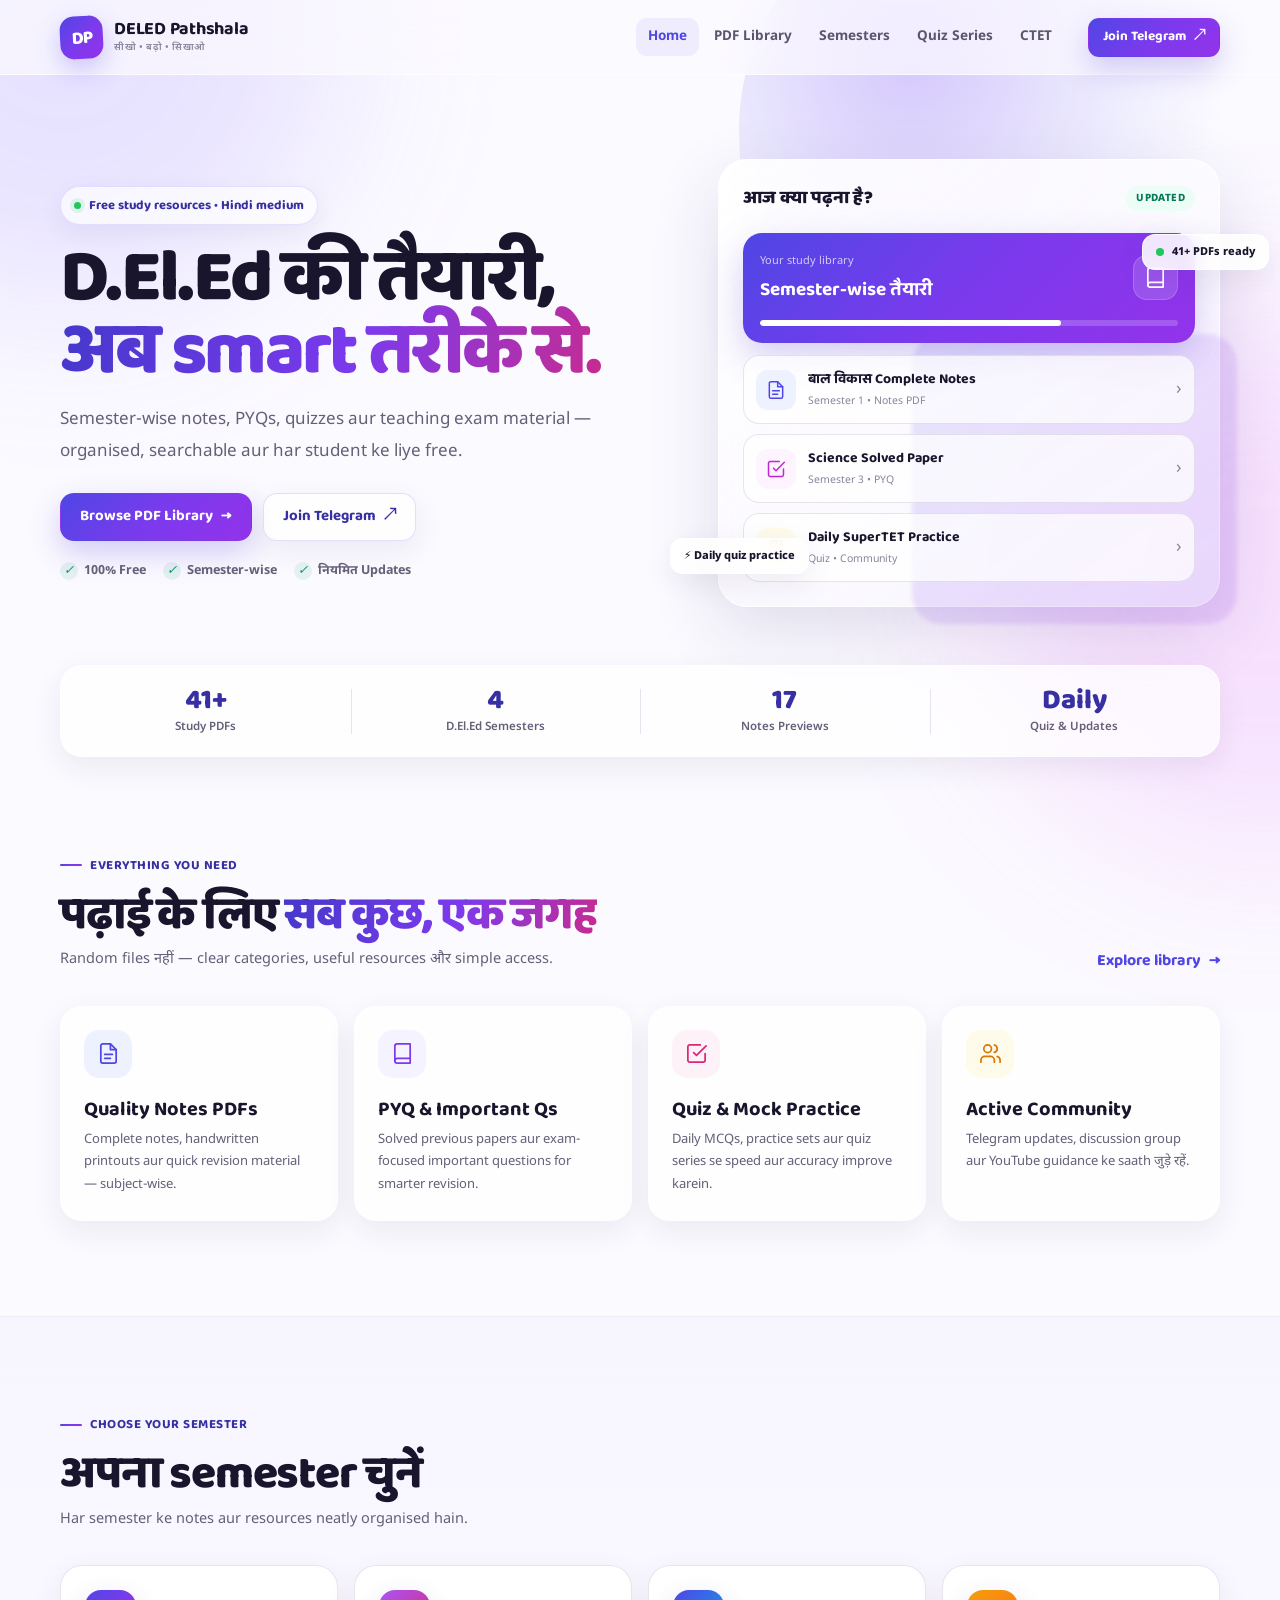
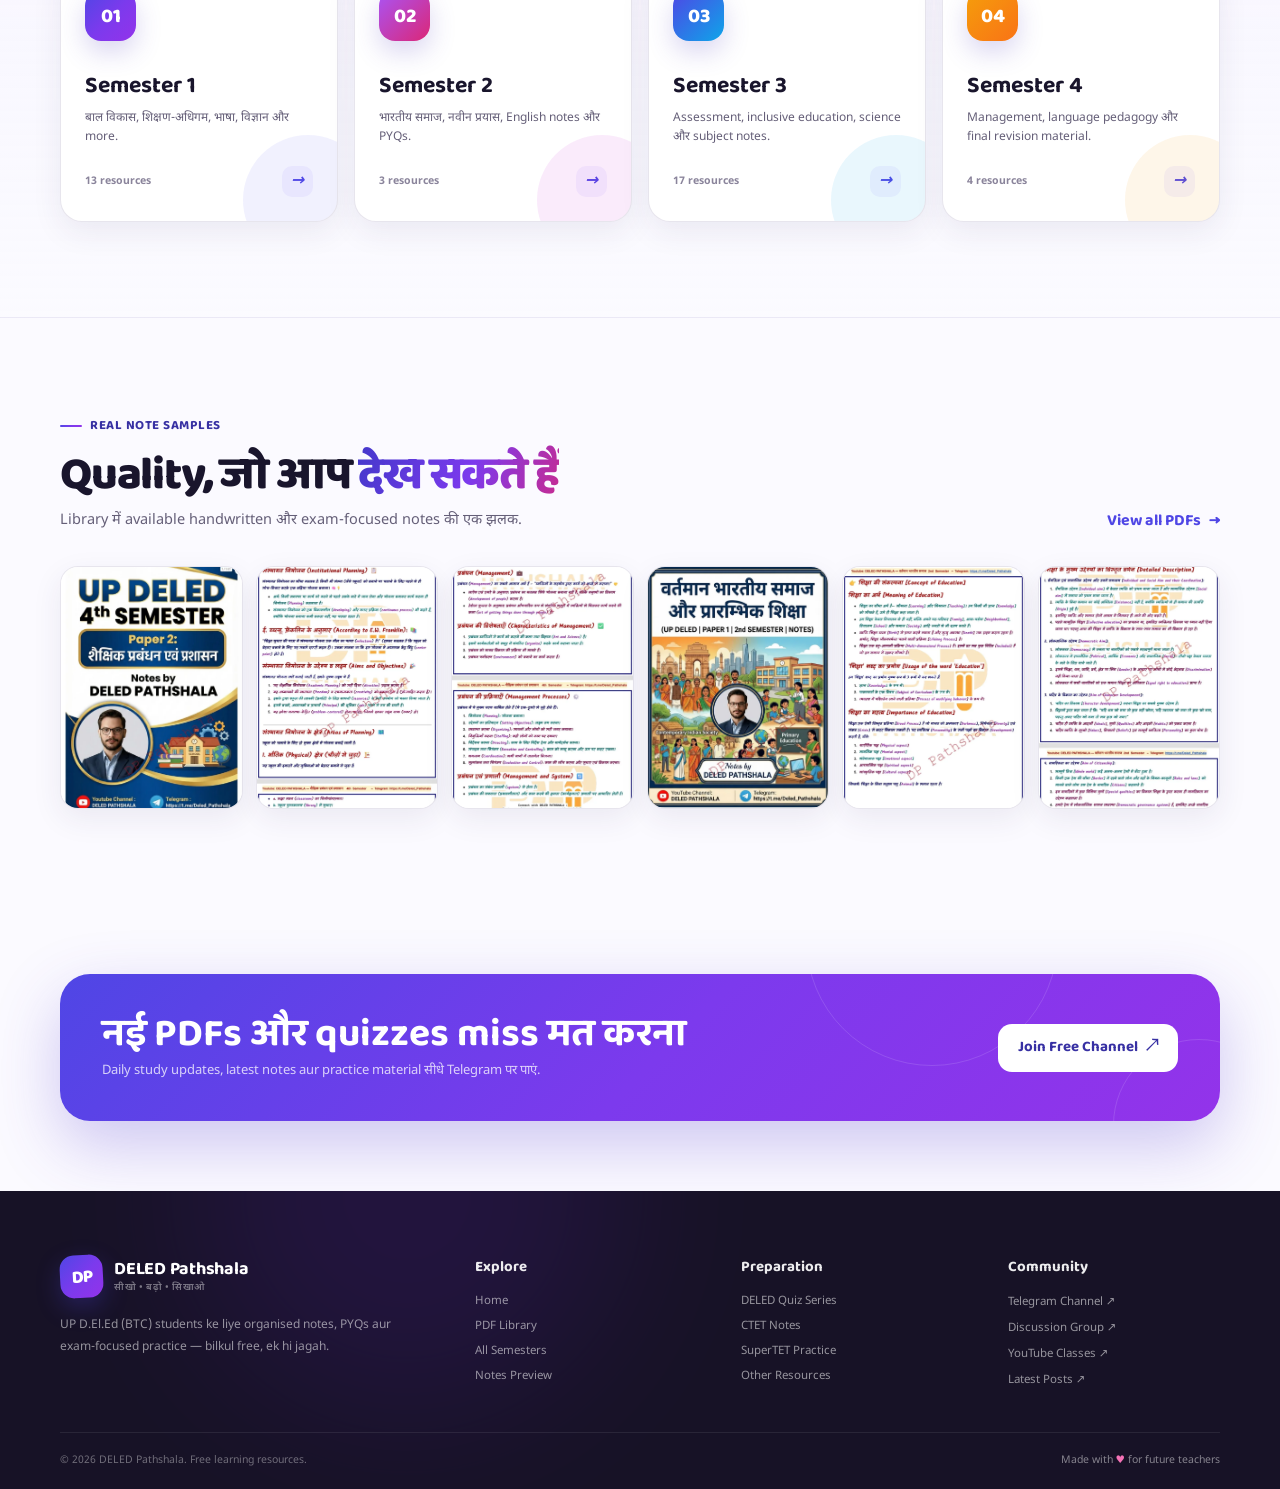
<file: index.html>
<!doctype html>
<html lang="hi">
<head>
  <meta charset="utf-8">
  <meta name="viewport" content="width=device-width, initial-scale=1">
  <meta name="theme-color" content="#4f46e5">
  <title>DELED Pathshala — Notes PDFs, PYQ & Quiz Series</title>
  <meta name="description" content="UP D.El.Ed Semester 1–4 notes PDFs, PYQ, quizzes and teaching exam preparation. Organised free study material in Hindi.">
  <link rel="canonical" href="https://deledpathshala.github.io/">
  <link rel="apple-touch-icon" sizes="180x180" href="./apple-touch-icon.png">
  <link rel="icon" type="image/png" sizes="32x32" href="./favicon-32x32.png">
  <link rel="icon" type="image/png" sizes="16x16" href="./favicon-16x16.png">
  <link rel="manifest" href="./site.webmanifest">
  <link rel="stylesheet" href="./style.css">
  <meta name="google-site-verification" content="MXvvlYQ-FYk9uETUycrbzpkZKsgdrvdEod7jLzCaCNI">
  <meta property="og:title" content="DELED Pathshala — Notes, PYQ & Quiz Series">
  <meta property="og:description" content="UP D.El.Ed Semester 1–4 study resources, organised and free.">
  <meta property="og:type" content="website">
  <script type="application/ld+json">{"@context":"https://schema.org","@type":"EducationalOrganization","name":"DELED Pathshala","url":"https://deledpathshala.github.io/","sameAs":["https://t.me/Deled_Pathshala","https://www.youtube.com/@Deled_Pathshala"]}</script>
</head>
<body>
  <a class="skip-link" href="#main">Skip to content</a>
  <header class="topbar">
    <div class="wrap topbar__inner">
      <a class="brand" href="./" aria-label="DELED Pathshala home">
        <span class="brand__mark">DP</span>
        <span class="brand__copy"><strong>DELED Pathshala</strong><small>सीखो • बढ़ो • सिखाओ</small></span>
      </a>
      <nav class="nav" id="siteNav" aria-label="Main navigation">
        <a href="./" aria-current="page">Home</a>
        <a href="./deled-notes-pdf.html">PDF Library</a>
        <a href="./#semesters">Semesters</a>
        <a href="./deled-series.html">Quiz Series</a>
        <a href="./ctet-notes.html">CTET</a>
        <a class="nav__mobile-cta" href="https://t.me/Deled_Pathshala" target="_blank" rel="noopener">Join Telegram</a>
      </nav>
      <div class="header-actions">
        <a class="btn btn--primary btn--mini desktop-cta" href="https://t.me/Deled_Pathshala" target="_blank" rel="noopener">Join Telegram <span aria-hidden="true">↗</span></a>
        <button class="menuBtn" id="menuBtn" type="button" aria-expanded="false" aria-controls="siteNav" aria-label="Open navigation"><span></span></button>
      </div>
    </div>
  </header>
  <main id="main">
    <section class="hero">
      <div class="wrap hero__grid">
        <div class="hero__copy reveal">
          <div class="badge"><span class="badge__dot"></span> Free study resources • Hindi medium</div>
          <h1>D.El.Ed की तैयारी,<br><span class="text-gradient">अब smart तरीके से.</span></h1>
          <p class="lead">Semester-wise notes, PYQs, quizzes aur teaching exam material — organised, searchable aur har student ke liye free.</p>
          <div class="ctaRow">
            <a class="btn btn--primary" href="./deled-notes-pdf.html">Browse PDF Library <span aria-hidden="true">→</span></a>
            <a class="btn btn--soft" href="https://t.me/Deled_Pathshala" target="_blank" rel="noopener">Join Telegram <span aria-hidden="true">↗</span></a>
          </div>
          <div class="hero__trust">
            <span><i class="trust-check">✓</i> 100% Free</span><span><i class="trust-check">✓</i> Semester-wise</span><span><i class="trust-check">✓</i> नियमित Updates</span>
          </div>
        </div>
        <div class="hero__visual reveal" style="--delay:120ms">
          <div class="study-card">
            <div class="study-card__top"><div class="study-card__title">आज क्या पढ़ना है?</div><span class="live-pill">Updated</span></div>
            <div class="progress-card">
              <div class="progress-card__row"><div><small>Your study library</small><strong>Semester-wise तैयारी</strong></div><div class="progress-card__icon"><svg viewBox="0 0 24 24" fill="none" stroke="currentColor" stroke-width="1.8" stroke-linecap="round" stroke-linejoin="round" aria-hidden="true"><path d="M4 19.5A2.5 2.5 0 0 1 6.5 17H20"/><path d="M6.5 2H20v20H6.5A2.5 2.5 0 0 1 4 19.5v-15A2.5 2.5 0 0 1 6.5 2Z"/></svg></div></div>
              <div class="progress-track"><span></span></div>
            </div>
            <div class="study-list">
              <a class="study-item" href="./deled-notes-pdf.html#sem1"><span class="study-item__icon study-item__icon--one"><svg viewBox="0 0 24 24" fill="none" stroke="currentColor" stroke-width="1.8" stroke-linecap="round" stroke-linejoin="round" aria-hidden="true"><path d="M14 2H6a2 2 0 0 0-2 2v16a2 2 0 0 0 2 2h12a2 2 0 0 0 2-2V8Z"/><path d="M14 2v6h6M8 13h8M8 17h6"/></svg></span><span class="study-item__copy"><strong>बाल विकास Complete Notes</strong><small>Semester 1 • Notes PDF</small></span><span class="study-item__arrow">›</span></a>
              <a class="study-item" href="./deled-notes-pdf.html#sem3"><span class="study-item__icon study-item__icon--two"><svg viewBox="0 0 24 24" fill="none" stroke="currentColor" stroke-width="1.8" stroke-linecap="round" stroke-linejoin="round" aria-hidden="true"><path d="M9 11l3 3L22 4"/><path d="M21 12v7a2 2 0 0 1-2 2H5a2 2 0 0 1-2-2V5a2 2 0 0 1 2-2h11"/></svg></span><span class="study-item__copy"><strong>Science Solved Paper</strong><small>Semester 3 • PYQ</small></span><span class="study-item__arrow">›</span></a>
              <a class="study-item" href="./supertet-mock.html"><span class="study-item__icon study-item__icon--three"><svg viewBox="0 0 24 24" fill="none" stroke="currentColor" stroke-width="1.8" stroke-linecap="round" stroke-linejoin="round" aria-hidden="true"><path d="M16 21v-2a4 4 0 0 0-4-4H6a4 4 0 0 0-4 4v2"/><circle cx="9" cy="7" r="4"/><path d="M22 21v-2a4 4 0 0 0-3-3.87M16 3.13a4 4 0 0 1 0 7.75"/></svg></span><span class="study-item__copy"><strong>Daily SuperTET Practice</strong><small>Quiz • Community</small></span><span class="study-item__arrow">›</span></a>
            </div>
            <div class="float-chip float-chip--one"><i></i> 41+ PDFs ready</div>
            <div class="float-chip float-chip--two">⚡ Daily quiz practice</div>
          </div>
        </div>
      </div>
    </section>

    <section class="stats" aria-label="Library statistics">
      <div class="wrap stats__inner reveal">
        <div class="stat"><strong>41+</strong><span>Study PDFs</span></div><div class="stat"><strong>4</strong><span>D.El.Ed Semesters</span></div><div class="stat"><strong>17</strong><span>Notes Previews</span></div><div class="stat"><strong>Daily</strong><span>Quiz & Updates</span></div>
      </div>
    </section>

    <section class="section" id="features">
      <div class="wrap">
        <div class="section-head reveal"><div class="section-head__copy"><span class="eyebrow">Everything you need</span><h2>पढ़ाई के लिए <span class="text-gradient">सब कुछ, एक जगह</span></h2><p>Random files नहीं — clear categories, useful resources और simple access.</p></div><a class="section-link" href="./deled-notes-pdf.html">Explore library <span>→</span></a></div>
        <div class="feature-grid">
          <article class="feature-card reveal"><span class="icon-box icon-box--indigo"><svg viewBox="0 0 24 24" fill="none" stroke="currentColor" stroke-width="1.8" stroke-linecap="round" stroke-linejoin="round" aria-hidden="true"><path d="M14 2H6a2 2 0 0 0-2 2v16a2 2 0 0 0 2 2h12a2 2 0 0 0 2-2V8Z"/><path d="M14 2v6h6M8 13h8M8 17h6"/></svg></span><h3>Quality Notes PDFs</h3><p>Complete notes, handwritten printouts aur quick revision material — subject-wise.</p></article>
          <article class="feature-card reveal" style="--delay:70ms"><span class="icon-box icon-box--violet"><svg viewBox="0 0 24 24" fill="none" stroke="currentColor" stroke-width="1.8" stroke-linecap="round" stroke-linejoin="round" aria-hidden="true"><path d="M4 19.5A2.5 2.5 0 0 1 6.5 17H20"/><path d="M6.5 2H20v20H6.5A2.5 2.5 0 0 1 4 19.5v-15A2.5 2.5 0 0 1 6.5 2Z"/></svg></span><h3>PYQ & Important Qs</h3><p>Solved previous papers aur exam-focused important questions for smarter revision.</p></article>
          <article class="feature-card reveal" style="--delay:140ms"><span class="icon-box icon-box--pink"><svg viewBox="0 0 24 24" fill="none" stroke="currentColor" stroke-width="1.8" stroke-linecap="round" stroke-linejoin="round" aria-hidden="true"><path d="M9 11l3 3L22 4"/><path d="M21 12v7a2 2 0 0 1-2 2H5a2 2 0 0 1-2-2V5a2 2 0 0 1 2-2h11"/></svg></span><h3>Quiz & Mock Practice</h3><p>Daily MCQs, practice sets aur quiz series se speed aur accuracy improve karein.</p></article>
          <article class="feature-card reveal" style="--delay:210ms"><span class="icon-box icon-box--amber"><svg viewBox="0 0 24 24" fill="none" stroke="currentColor" stroke-width="1.8" stroke-linecap="round" stroke-linejoin="round" aria-hidden="true"><path d="M16 21v-2a4 4 0 0 0-4-4H6a4 4 0 0 0-4 4v2"/><circle cx="9" cy="7" r="4"/><path d="M22 21v-2a4 4 0 0 0-3-3.87M16 3.13a4 4 0 0 1 0 7.75"/></svg></span><h3>Active Community</h3><p>Telegram updates, discussion group aur YouTube guidance ke saath जुड़े रहें.</p></article>
        </div>
      </div>
    </section>

    <section class="section section--tint" id="semesters">
      <div class="wrap">
        <div class="section-head reveal"><div class="section-head__copy"><span class="eyebrow">Choose your semester</span><h2>अपना semester चुनें</h2><p>Har semester ke notes aur resources neatly organised hain.</p></div></div>
        <div class="semester-grid">
          <a class="semester-card reveal" href="./semester-1.html"><span class="semester-card__number">01</span><h3>Semester 1</h3><p>बाल विकास, शिक्षण-अधिगम, भाषा, विज्ञान और more.</p><span class="semester-card__meta"><span>13 resources</span><i class="semester-card__arrow">→</i></span></a>
          <a class="semester-card semester-card--2 reveal" style="--delay:70ms" href="./semester-2.html"><span class="semester-card__number">02</span><h3>Semester 2</h3><p>भारतीय समाज, नवीन प्रयास, English notes और PYQs.</p><span class="semester-card__meta"><span>3 resources</span><i class="semester-card__arrow">→</i></span></a>
          <a class="semester-card semester-card--3 reveal" style="--delay:140ms" href="./semester-3.html"><span class="semester-card__number">03</span><h3>Semester 3</h3><p>Assessment, inclusive education, science और subject notes.</p><span class="semester-card__meta"><span>17 resources</span><i class="semester-card__arrow">→</i></span></a>
          <a class="semester-card semester-card--4 reveal" style="--delay:210ms" href="./semester-4.html"><span class="semester-card__number">04</span><h3>Semester 4</h3><p>Management, language pedagogy और final revision material.</p><span class="semester-card__meta"><span>4 resources</span><i class="semester-card__arrow">→</i></span></a>
        </div>
      </div>
    </section>

    <section class="section" id="preview">
      <div class="wrap">
        <div class="section-head reveal"><div class="section-head__copy"><span class="eyebrow">Real note samples</span><h2>Quality, जो आप <span class="text-gradient">देख सकते हैं</span></h2><p>Library में available handwritten और exam-focused notes की एक झलक.</p></div><a class="section-link" href="./deled-notes-pdf.html">View all PDFs <span>→</span></a></div>
        <div class="gallery reveal">
          <a href="./assets/notes/%20%20%281%29.webp" target="_blank" rel="noopener"><img src="./assets/notes/%20%20%281%29.webp" alt="D.El.Ed notes sample 1" loading="lazy"></a><a href="./assets/notes/%20%20%282%29.webp" target="_blank" rel="noopener"><img src="./assets/notes/%20%20%282%29.webp" alt="D.El.Ed notes sample 2" loading="lazy"></a><a href="./assets/notes/%20%20%283%29.webp" target="_blank" rel="noopener"><img src="./assets/notes/%20%20%283%29.webp" alt="D.El.Ed notes sample 3" loading="lazy"></a><a href="./assets/notes/%20%20%284%29.webp" target="_blank" rel="noopener"><img src="./assets/notes/%20%20%284%29.webp" alt="D.El.Ed notes sample 4" loading="lazy"></a><a href="./assets/notes/%20%20%285%29.webp" target="_blank" rel="noopener"><img src="./assets/notes/%20%20%285%29.webp" alt="D.El.Ed notes sample 5" loading="lazy"></a><a href="./assets/notes/%20%20%286%29.webp" target="_blank" rel="noopener"><img src="./assets/notes/%20%20%286%29.webp" alt="D.El.Ed notes sample 6" loading="lazy"></a>
        </div>
      </div>
    </section>

    <section class="section section--compact" id="latest">
      <div class="wrap"><div class="cta-banner reveal"><div class="cta-banner__copy"><h2>नई PDFs और quizzes miss मत करना</h2><p>Daily study updates, latest notes aur practice material सीधे Telegram पर पाएं.</p></div><a class="btn" href="https://t.me/Deled_Pathshala" target="_blank" rel="noopener">Join Free Channel <span>↗</span></a></div></div>
    </section>
  </main>
  <footer class="footer">
    <div class="wrap">
      <div class="footer__top">
        <div class="footer__brand-col">
          <a class="brand" href="./">
            <span class="brand__mark">DP</span>
            <span class="brand__copy"><strong>DELED Pathshala</strong><small>सीखो • बढ़ो • सिखाओ</small></span>
          </a>
          <p class="footer__about">UP D.El.Ed (BTC) students ke liye organised notes, PYQs aur exam-focused practice — bilkul free, ek hi jagah.</p>
        </div>
        <div>
          <h3>Explore</h3>
          <div class="footer__links">
            <a href="./">Home</a><a href="./deled-notes-pdf.html">PDF Library</a><a href="./#semesters">All Semesters</a><a href="./#preview">Notes Preview</a>
          </div>
        </div>
        <div>
          <h3>Preparation</h3>
          <div class="footer__links">
            <a href="./deled-series.html">DELED Quiz Series</a><a href="./ctet-notes.html">CTET Notes</a><a href="./supertet-mock.html">SuperTET Practice</a><a href="./deled-notes-pdf.html#unknown">Other Resources</a>
          </div>
        </div>
        <div class="footer__community">
          <h3>Community</h3>
          <div class="footer__links">
            <a href="https://t.me/Deled_Pathshala" target="_blank" rel="noopener">Telegram Channel ↗</a><a href="https://t.me/deled_pathshala_discussion" target="_blank" rel="noopener">Discussion Group ↗</a><a href="https://www.youtube.com/@Deled_Pathshala" target="_blank" rel="noopener">YouTube Classes ↗</a><a href="https://t.me/s/Deled_Pathshala" target="_blank" rel="noopener">Latest Posts ↗</a>
          </div>
        </div>
      </div>
      <div class="footer__bottom">
        <span>© <span data-year>2026</span> DELED Pathshala. Free learning resources.</span>
        <span class="footer__love">Made with <span>♥</span> for future teachers</span>
      </div>
    </div>
  </footer>
  <script src="./app.js"></script>
</body>
</html>
</file>
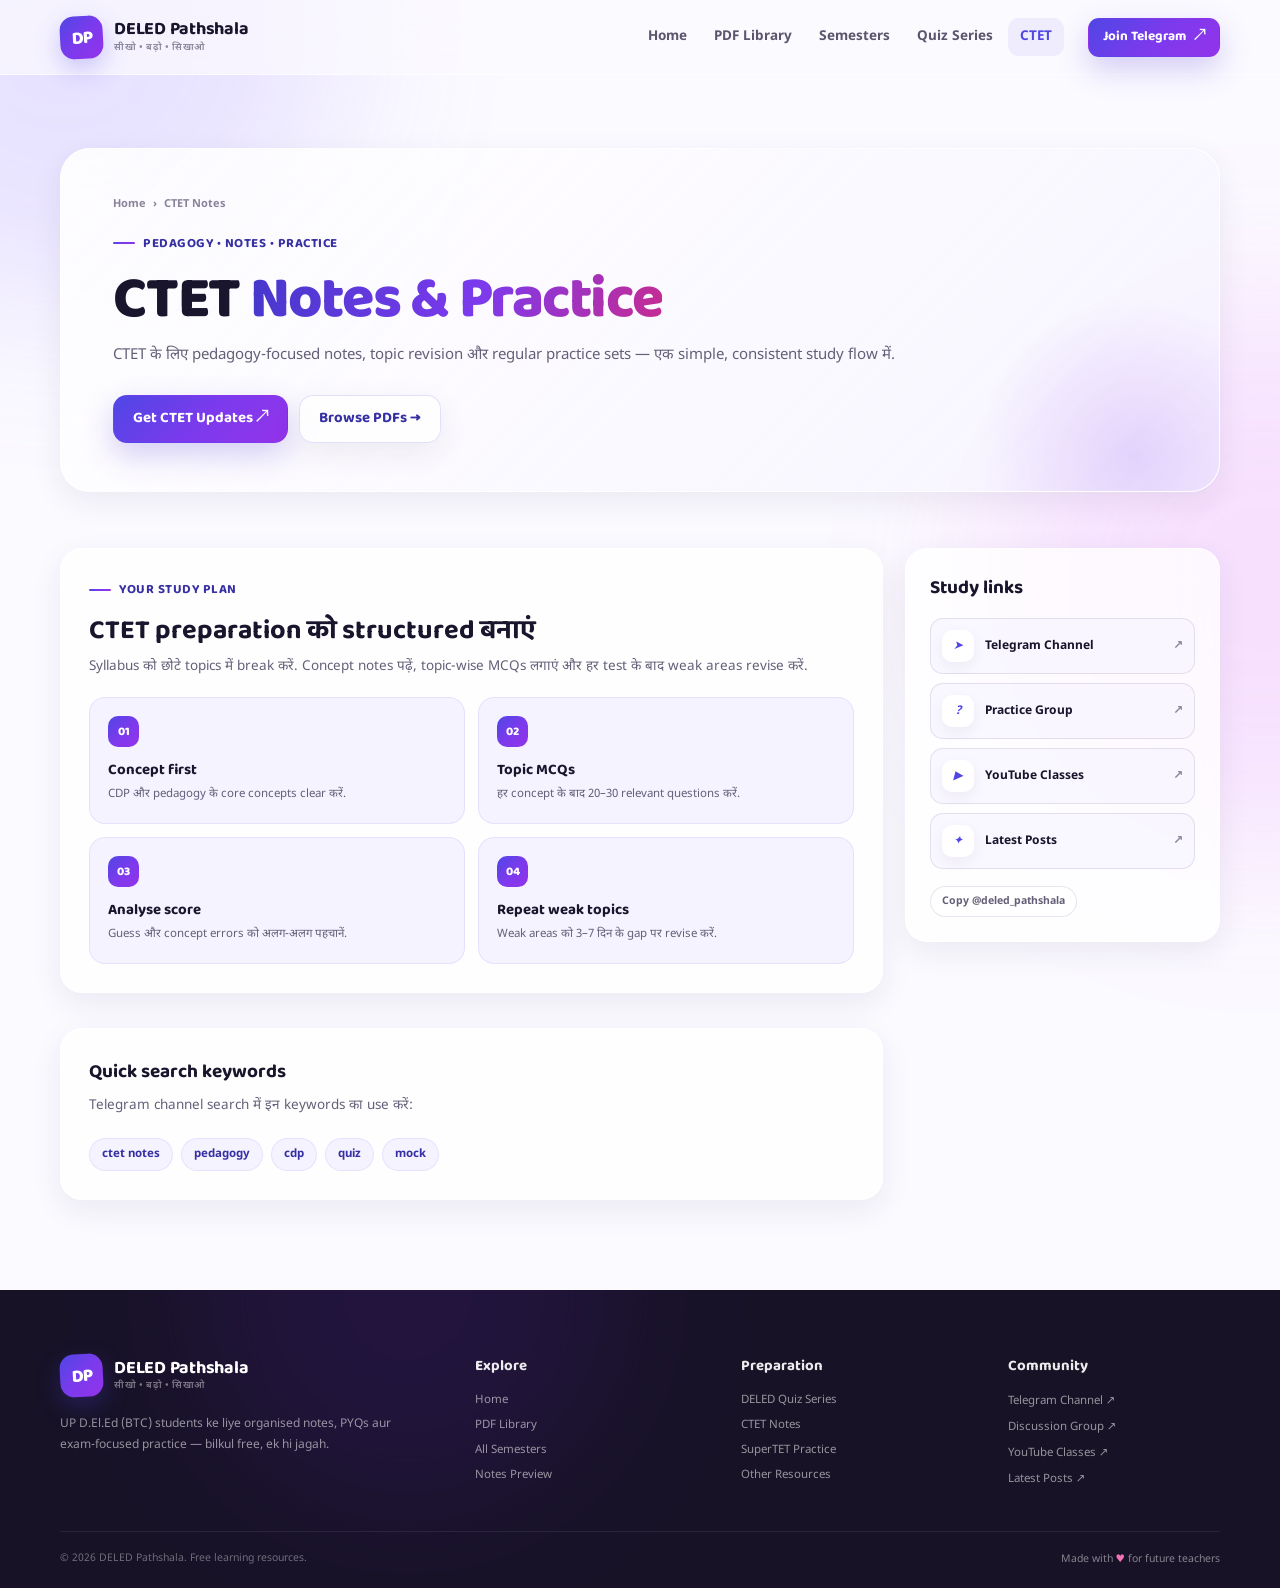
<file: ctet-notes.html>
<!doctype html>
<html lang="hi">
<head>
  <meta charset="utf-8">
  <meta name="viewport" content="width=device-width, initial-scale=1">
  <meta name="theme-color" content="#4f46e5">
  <title>CTET Notes, PDFs & Practice | DELED Pathshala</title>
  <meta name="description" content="CTET pedagogy notes, PDF study material, practice sets, quizzes and revision support.">
  <link rel="canonical" href="https://deledpathshala.github.io/ctet-notes.html">
  <link rel="apple-touch-icon" sizes="180x180" href="./apple-touch-icon.png">
  <link rel="icon" type="image/png" sizes="32x32" href="./favicon-32x32.png">
  <link rel="icon" type="image/png" sizes="16x16" href="./favicon-16x16.png">
  <link rel="manifest" href="./site.webmanifest">
  <link rel="stylesheet" href="./style.css">
</head>
<body>
  <a class="skip-link" href="#main">Skip to content</a>
  <header class="topbar">
    <div class="wrap topbar__inner">
      <a class="brand" href="./" aria-label="DELED Pathshala home">
        <span class="brand__mark">DP</span>
        <span class="brand__copy"><strong>DELED Pathshala</strong><small>सीखो • बढ़ो • सिखाओ</small></span>
      </a>
      <nav class="nav" id="siteNav" aria-label="Main navigation">
        <a href="./">Home</a>
        <a href="./deled-notes-pdf.html">PDF Library</a>
        <a href="./#semesters">Semesters</a>
        <a href="./deled-series.html">Quiz Series</a>
        <a href="./ctet-notes.html" aria-current="page">CTET</a>
        <a class="nav__mobile-cta" href="https://t.me/Deled_Pathshala" target="_blank" rel="noopener">Join Telegram</a>
      </nav>
      <div class="header-actions">
        <a class="btn btn--primary btn--mini desktop-cta" href="https://t.me/Deled_Pathshala" target="_blank" rel="noopener">Join Telegram <span aria-hidden="true">↗</span></a>
        <button class="menuBtn" id="menuBtn" type="button" aria-expanded="false" aria-controls="siteNav" aria-label="Open navigation"><span></span></button>
      </div>
    </div>
  </header>
  <main class="page" id="main">
    <section class="page-hero"><div class="wrap"><div class="page-hero__card reveal"><div class="breadcrumbs"><a href="./">Home</a><span>›</span><span>CTET Notes</span></div><span class="eyebrow">Pedagogy • Notes • Practice</span><h1>CTET <span class="text-gradient">Notes & Practice</span></h1><p class="lead">CTET के लिए pedagogy-focused notes, topic revision और regular practice sets — एक simple, consistent study flow में.</p><div class="ctaRow"><a class="btn btn--primary" href="https://t.me/Deled_Pathshala" target="_blank" rel="noopener">Get CTET Updates ↗</a><a class="btn btn--soft" href="./deled-notes-pdf.html">Browse PDFs →</a></div></div></div></section>
    <section class="page-content"><div class="wrap content-grid"><div class="content-stack">
      <article class="info-card glass-card reveal"><span class="eyebrow">Your study plan</span><h2>CTET preparation को structured बनाएं</h2><p>Syllabus को छोटे topics में break करें. Concept notes पढ़ें, topic-wise MCQs लगाएं और हर test के बाद weak areas revise करें.</p><div class="step-grid"><div class="step-card"><span class="step-card__num">01</span><strong>Concept first</strong><p>CDP और pedagogy के core concepts clear करें.</p></div><div class="step-card"><span class="step-card__num">02</span><strong>Topic MCQs</strong><p>हर concept के बाद 20–30 relevant questions करें.</p></div><div class="step-card"><span class="step-card__num">03</span><strong>Analyse score</strong><p>Guess और concept errors को अलग-अलग पहचानें.</p></div><div class="step-card"><span class="step-card__num">04</span><strong>Repeat weak topics</strong><p>Weak areas को 3–7 दिन के gap पर revise करें.</p></div></div></article>
      <article class="info-card glass-card reveal"><h3>Quick search keywords</h3><p>Telegram channel search में इन keywords का use करें:</p><div class="subject-chips"><span class="subject-chip">ctet notes</span><span class="subject-chip">pedagogy</span><span class="subject-chip">cdp</span><span class="subject-chip">quiz</span><span class="subject-chip">mock</span></div></article>
    </div><aside class="side-card glass-card reveal"><h3>Study links</h3><div class="quick-links"><a class="quick-link" href="https://t.me/Deled_Pathshala" target="_blank" rel="noopener"><i class="quick-link__icon">➤</i>Telegram Channel<span>↗</span></a><a class="quick-link" href="https://t.me/deled_pathshala_discussion" target="_blank" rel="noopener"><i class="quick-link__icon">?</i>Practice Group<span>↗</span></a><a class="quick-link" href="https://www.youtube.com/@Deled_Pathshala" target="_blank" rel="noopener"><i class="quick-link__icon">▶</i>YouTube Classes<span>↗</span></a><a class="quick-link" href="https://t.me/s/Deled_Pathshala" target="_blank" rel="noopener"><i class="quick-link__icon">✦</i>Latest Posts<span>↗</span></a></div><div class="copyRow"><button class="copyChip" data-copy="@deled_pathshala">Copy @deled_pathshala</button></div></aside></div></section>
  </main>
  <footer class="footer">
    <div class="wrap">
      <div class="footer__top">
        <div class="footer__brand-col">
          <a class="brand" href="./">
            <span class="brand__mark">DP</span>
            <span class="brand__copy"><strong>DELED Pathshala</strong><small>सीखो • बढ़ो • सिखाओ</small></span>
          </a>
          <p class="footer__about">UP D.El.Ed (BTC) students ke liye organised notes, PYQs aur exam-focused practice — bilkul free, ek hi jagah.</p>
        </div>
        <div>
          <h3>Explore</h3>
          <div class="footer__links">
            <a href="./">Home</a><a href="./deled-notes-pdf.html">PDF Library</a><a href="./#semesters">All Semesters</a><a href="./#preview">Notes Preview</a>
          </div>
        </div>
        <div>
          <h3>Preparation</h3>
          <div class="footer__links">
            <a href="./deled-series.html">DELED Quiz Series</a><a href="./ctet-notes.html">CTET Notes</a><a href="./supertet-mock.html">SuperTET Practice</a><a href="./deled-notes-pdf.html#unknown">Other Resources</a>
          </div>
        </div>
        <div class="footer__community">
          <h3>Community</h3>
          <div class="footer__links">
            <a href="https://t.me/Deled_Pathshala" target="_blank" rel="noopener">Telegram Channel ↗</a><a href="https://t.me/deled_pathshala_discussion" target="_blank" rel="noopener">Discussion Group ↗</a><a href="https://www.youtube.com/@Deled_Pathshala" target="_blank" rel="noopener">YouTube Classes ↗</a><a href="https://t.me/s/Deled_Pathshala" target="_blank" rel="noopener">Latest Posts ↗</a>
          </div>
        </div>
      </div>
      <div class="footer__bottom">
        <span>© <span data-year>2026</span> DELED Pathshala. Free learning resources.</span>
        <span class="footer__love">Made with <span>♥</span> for future teachers</span>
      </div>
    </div>
  </footer>
  <script src="./app.js"></script>
</body>
</html>
</file>
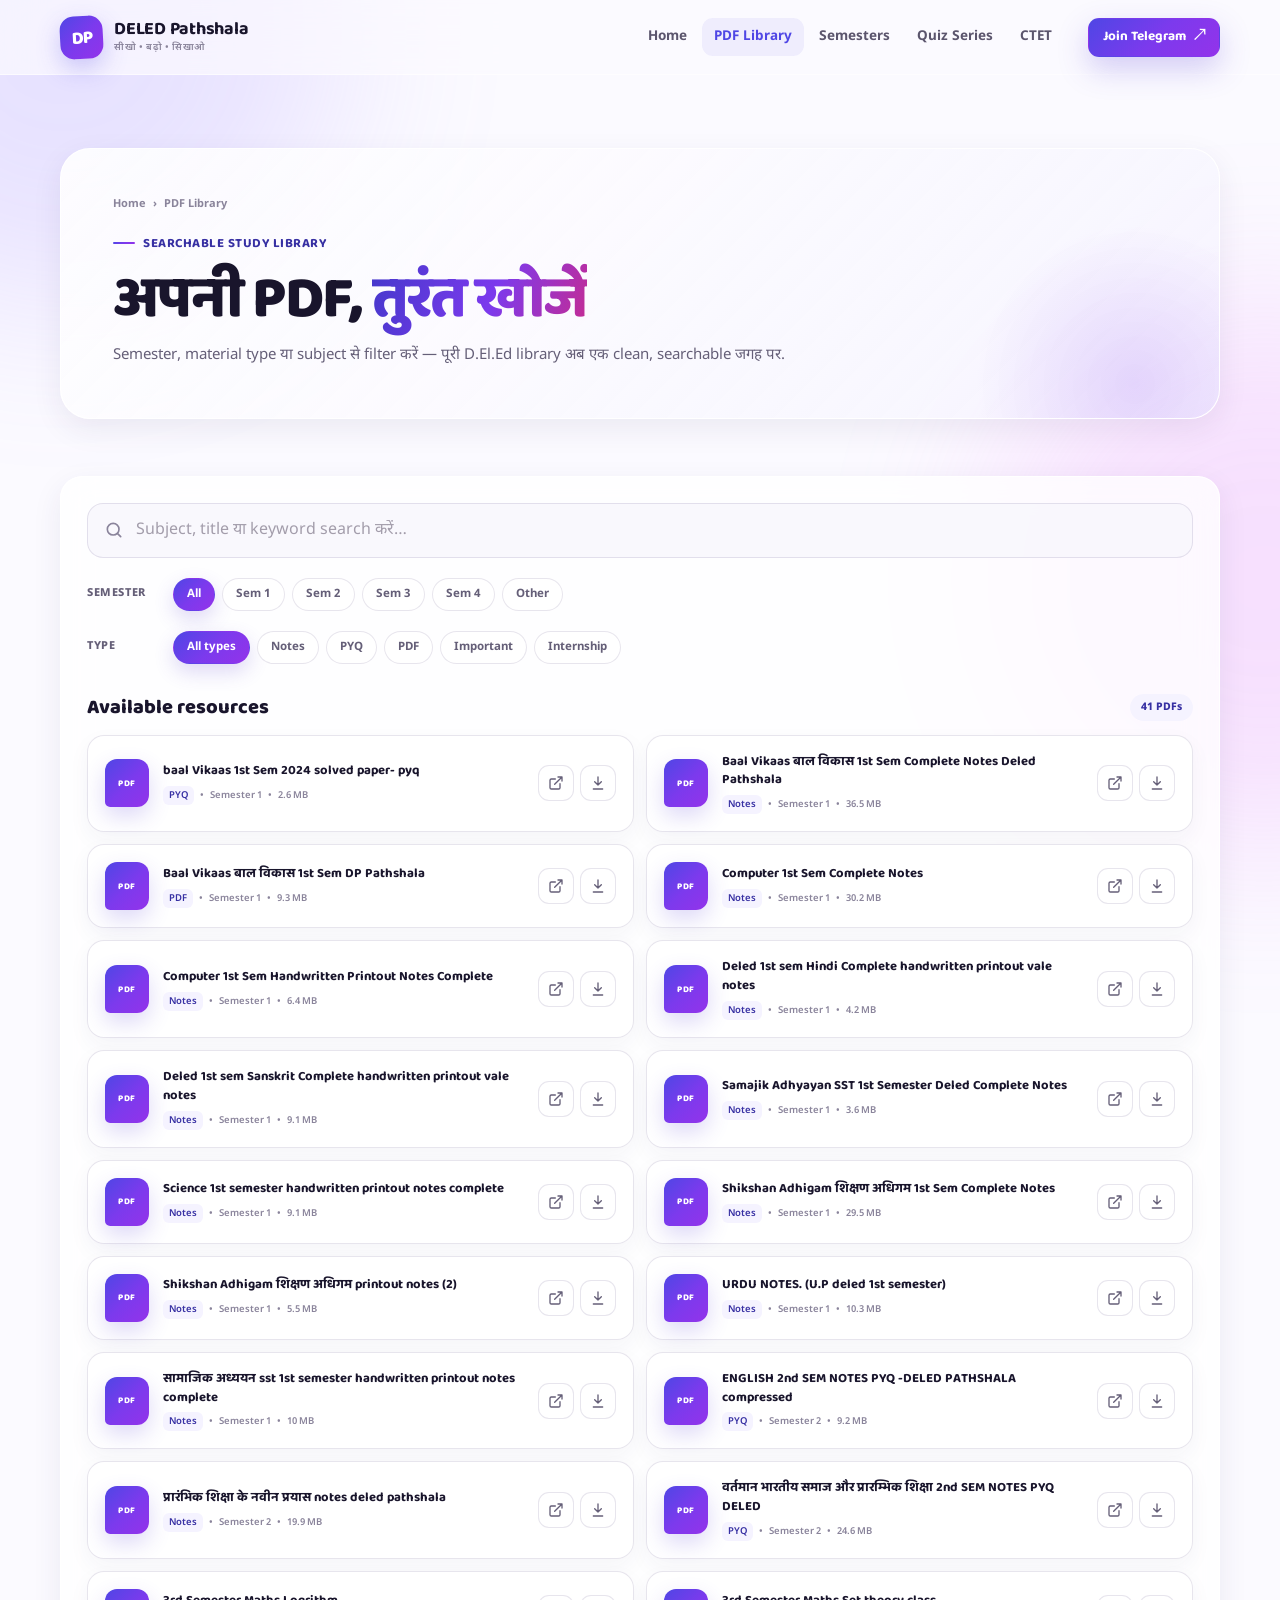
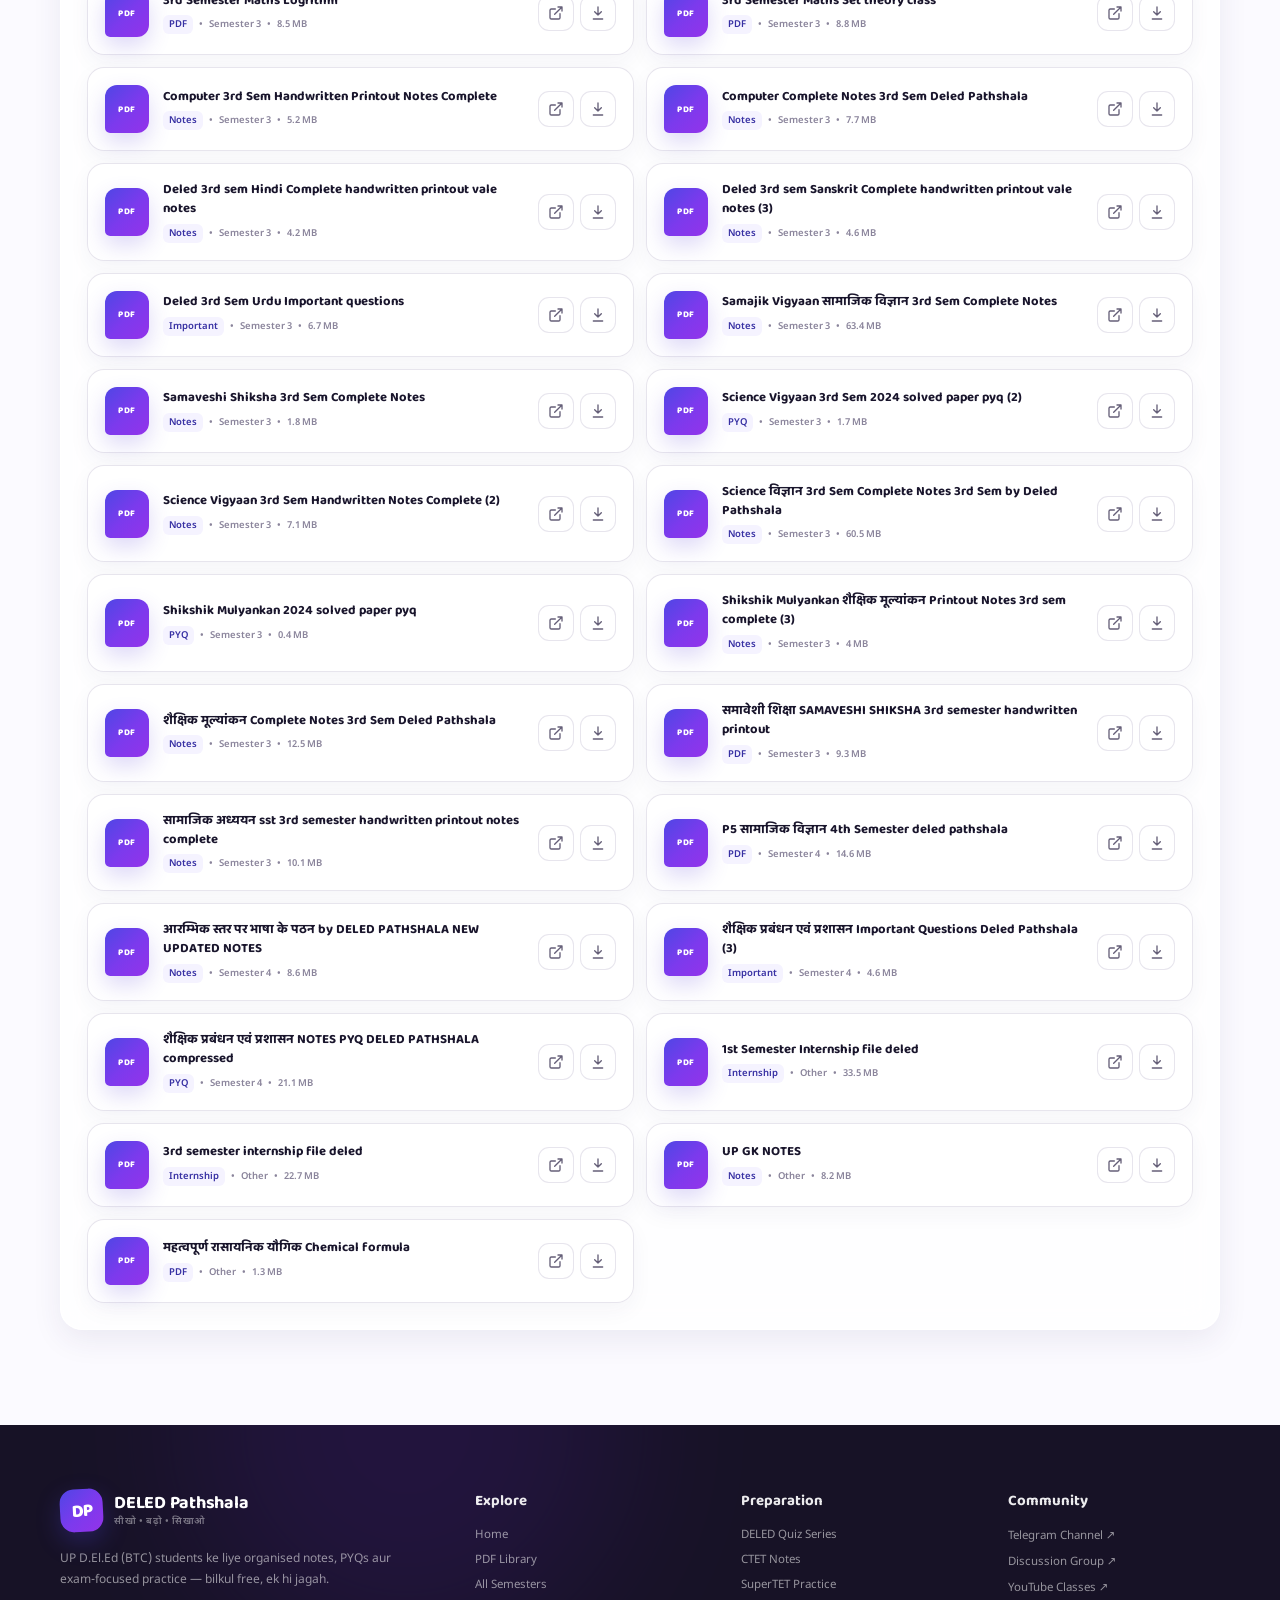
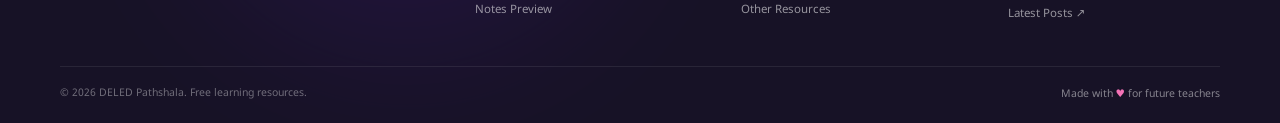
<file: deled-notes-pdf.html>
<!doctype html>
<html lang="hi">
<head>
  <meta charset="utf-8">
  <meta name="viewport" content="width=device-width, initial-scale=1">
  <meta name="theme-color" content="#4f46e5">
  <title>DELED Notes PDF Library — Semester 1–4 | DELED Pathshala</title>
  <meta name="description" content="Search and filter UP D.El.Ed Semester 1–4 notes PDFs, PYQ, important questions and internship files.">
  <link rel="canonical" href="https://deledpathshala.github.io/deled-notes-pdf.html">
  <link rel="apple-touch-icon" sizes="180x180" href="./apple-touch-icon.png">
  <link rel="icon" type="image/png" sizes="32x32" href="./favicon-32x32.png">
  <link rel="icon" type="image/png" sizes="16x16" href="./favicon-16x16.png">
  <link rel="manifest" href="./site.webmanifest">
  <link rel="stylesheet" href="./style.css">
</head>
<body>
  <a class="skip-link" href="#main">Skip to content</a>
  <header class="topbar">
    <div class="wrap topbar__inner">
      <a class="brand" href="./" aria-label="DELED Pathshala home">
        <span class="brand__mark">DP</span>
        <span class="brand__copy"><strong>DELED Pathshala</strong><small>सीखो • बढ़ो • सिखाओ</small></span>
      </a>
      <nav class="nav" id="siteNav" aria-label="Main navigation">
        <a href="./">Home</a>
        <a href="./deled-notes-pdf.html" aria-current="page">PDF Library</a>
        <a href="./#semesters">Semesters</a>
        <a href="./deled-series.html">Quiz Series</a>
        <a href="./ctet-notes.html">CTET</a>
        <a class="nav__mobile-cta" href="https://t.me/Deled_Pathshala" target="_blank" rel="noopener">Join Telegram</a>
      </nav>
      <div class="header-actions">
        <a class="btn btn--primary btn--mini desktop-cta" href="https://t.me/Deled_Pathshala" target="_blank" rel="noopener">Join Telegram <span aria-hidden="true">↗</span></a>
        <button class="menuBtn" id="menuBtn" type="button" aria-expanded="false" aria-controls="siteNav" aria-label="Open navigation"><span></span></button>
      </div>
    </div>
  </header>
  <main class="page" id="main">
    <section class="page-hero">
      <div class="wrap"><div class="page-hero__card reveal">
        <div class="breadcrumbs"><a href="./">Home</a><span>›</span><span>PDF Library</span></div>
        <span class="eyebrow">Searchable study library</span>
        <h1>अपनी PDF, <span class="text-gradient">तुरंत खोजें</span></h1>
        <p class="lead">Semester, material type या subject से filter करें — पूरी D.El.Ed library अब एक clean, searchable जगह पर.</p>
      </div></div>
    </section>
    <section class="library-section" id="pdfLibrary">
      <div class="wrap"><div class="library-shell glass-card reveal">
        <div class="library-toolbar">
          <label class="libSearchWrap" for="pdfSearch"><svg viewBox="0 0 24 24" fill="none" stroke="currentColor" stroke-width="2" stroke-linecap="round" aria-hidden="true"><circle cx="11" cy="11" r="7"/><path d="m20 20-4-4"/></svg><input class="libSearch" id="pdfSearch" type="search" autocomplete="off" placeholder="Subject, title या keyword search करें…"></label>
          <div class="filter-row"><span class="filter-label">Semester</span><div class="libTabs" aria-label="Filter by semester">
            <button class="libTab libTab--active" type="button" data-semester="all" aria-pressed="true">All</button><button class="libTab" type="button" data-semester="sem1">Sem 1</button><button class="libTab" type="button" data-semester="sem2">Sem 2</button><button class="libTab" type="button" data-semester="sem3">Sem 3</button><button class="libTab" type="button" data-semester="sem4">Sem 4</button><button class="libTab" type="button" data-semester="unknown">Other</button>
          </div></div>
          <div class="filter-row"><span class="filter-label">Type</span><div class="libTabs" aria-label="Filter by material type">
            <button class="libTab libTab--active" type="button" data-type="all" aria-pressed="true">All types</button><button class="libTab" type="button" data-type="Notes">Notes</button><button class="libTab" type="button" data-type="PYQ">PYQ</button><button class="libTab" type="button" data-type="PDF">PDF</button><button class="libTab" type="button" data-type="Important">Important</button><button class="libTab" type="button" data-type="Internship">Internship</button>
          </div></div>
        </div>
        <div class="library-results-head"><div class="libTitle">Available resources</div><span class="libCount" id="pdfCount" aria-live="polite">Loading…</span></div>
        <div class="libList" id="pdfList"><div class="pdfItem skeleton"></div><div class="pdfItem skeleton"></div><div class="pdfItem skeleton"></div><div class="pdfItem skeleton"></div></div>
      </div></div>
    </section>
  </main>
  <footer class="footer">
    <div class="wrap">
      <div class="footer__top">
        <div class="footer__brand-col">
          <a class="brand" href="./">
            <span class="brand__mark">DP</span>
            <span class="brand__copy"><strong>DELED Pathshala</strong><small>सीखो • बढ़ो • सिखाओ</small></span>
          </a>
          <p class="footer__about">UP D.El.Ed (BTC) students ke liye organised notes, PYQs aur exam-focused practice — bilkul free, ek hi jagah.</p>
        </div>
        <div>
          <h3>Explore</h3>
          <div class="footer__links">
            <a href="./">Home</a><a href="./deled-notes-pdf.html">PDF Library</a><a href="./#semesters">All Semesters</a><a href="./#preview">Notes Preview</a>
          </div>
        </div>
        <div>
          <h3>Preparation</h3>
          <div class="footer__links">
            <a href="./deled-series.html">DELED Quiz Series</a><a href="./ctet-notes.html">CTET Notes</a><a href="./supertet-mock.html">SuperTET Practice</a><a href="./deled-notes-pdf.html#unknown">Other Resources</a>
          </div>
        </div>
        <div class="footer__community">
          <h3>Community</h3>
          <div class="footer__links">
            <a href="https://t.me/Deled_Pathshala" target="_blank" rel="noopener">Telegram Channel ↗</a><a href="https://t.me/deled_pathshala_discussion" target="_blank" rel="noopener">Discussion Group ↗</a><a href="https://www.youtube.com/@Deled_Pathshala" target="_blank" rel="noopener">YouTube Classes ↗</a><a href="https://t.me/s/Deled_Pathshala" target="_blank" rel="noopener">Latest Posts ↗</a>
          </div>
        </div>
      </div>
      <div class="footer__bottom">
        <span>© <span data-year>2026</span> DELED Pathshala. Free learning resources.</span>
        <span class="footer__love">Made with <span>♥</span> for future teachers</span>
      </div>
    </div>
  </footer>
  <script src="./app.js"></script>
</body>
</html>
</file>
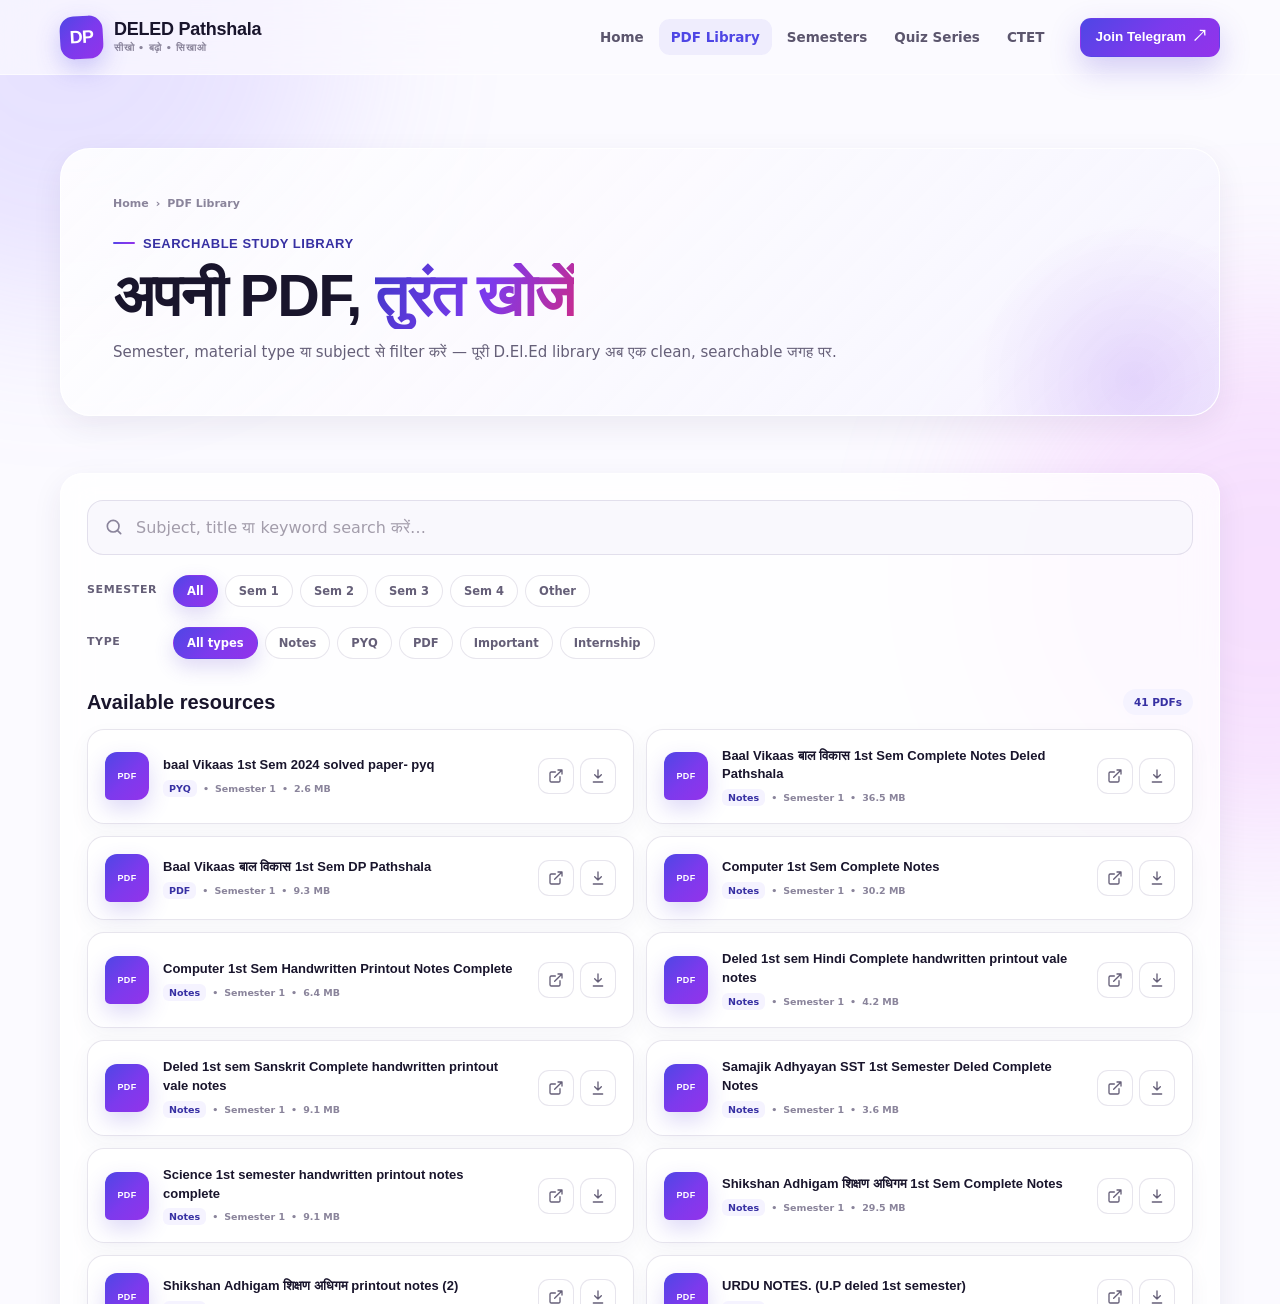
<file: deled-notes.html>
<!DOCTYPE html>
<html lang="hi">
<head>
  <meta charset="utf-8" />
  <meta name="viewport" content="width=device-width, initial-scale=1" />
  <meta name="robots" content="noindex" />
  <link rel="canonical" href="https://deledpathshala.github.io/deled-notes-pdf.html" />
  <meta http-equiv="refresh" content="0; url=https://deledpathshala.github.io/deled-notes-pdf.html" />
  <link rel="stylesheet" href="./style.css" />
  <title>Redirecting… | DELED Pathshala</title>
</head>
<body>
  <main>
    <section class="pageHero pageHero--tall">
      <div class="wrap centerCol">
        <h1>Notes PDF <span class="grad-text">Library</span></h1>
        <p class="lead">Ye page shift ho gaya hai — redirecting…</p>
        <div class="ctaRow">
          <a class="btn btn--primary" href="./deled-notes-pdf.html">📚 Open PDF Library</a>
        </div>
      </div>
    </section>
  </main>
</body>
</html>
</file>
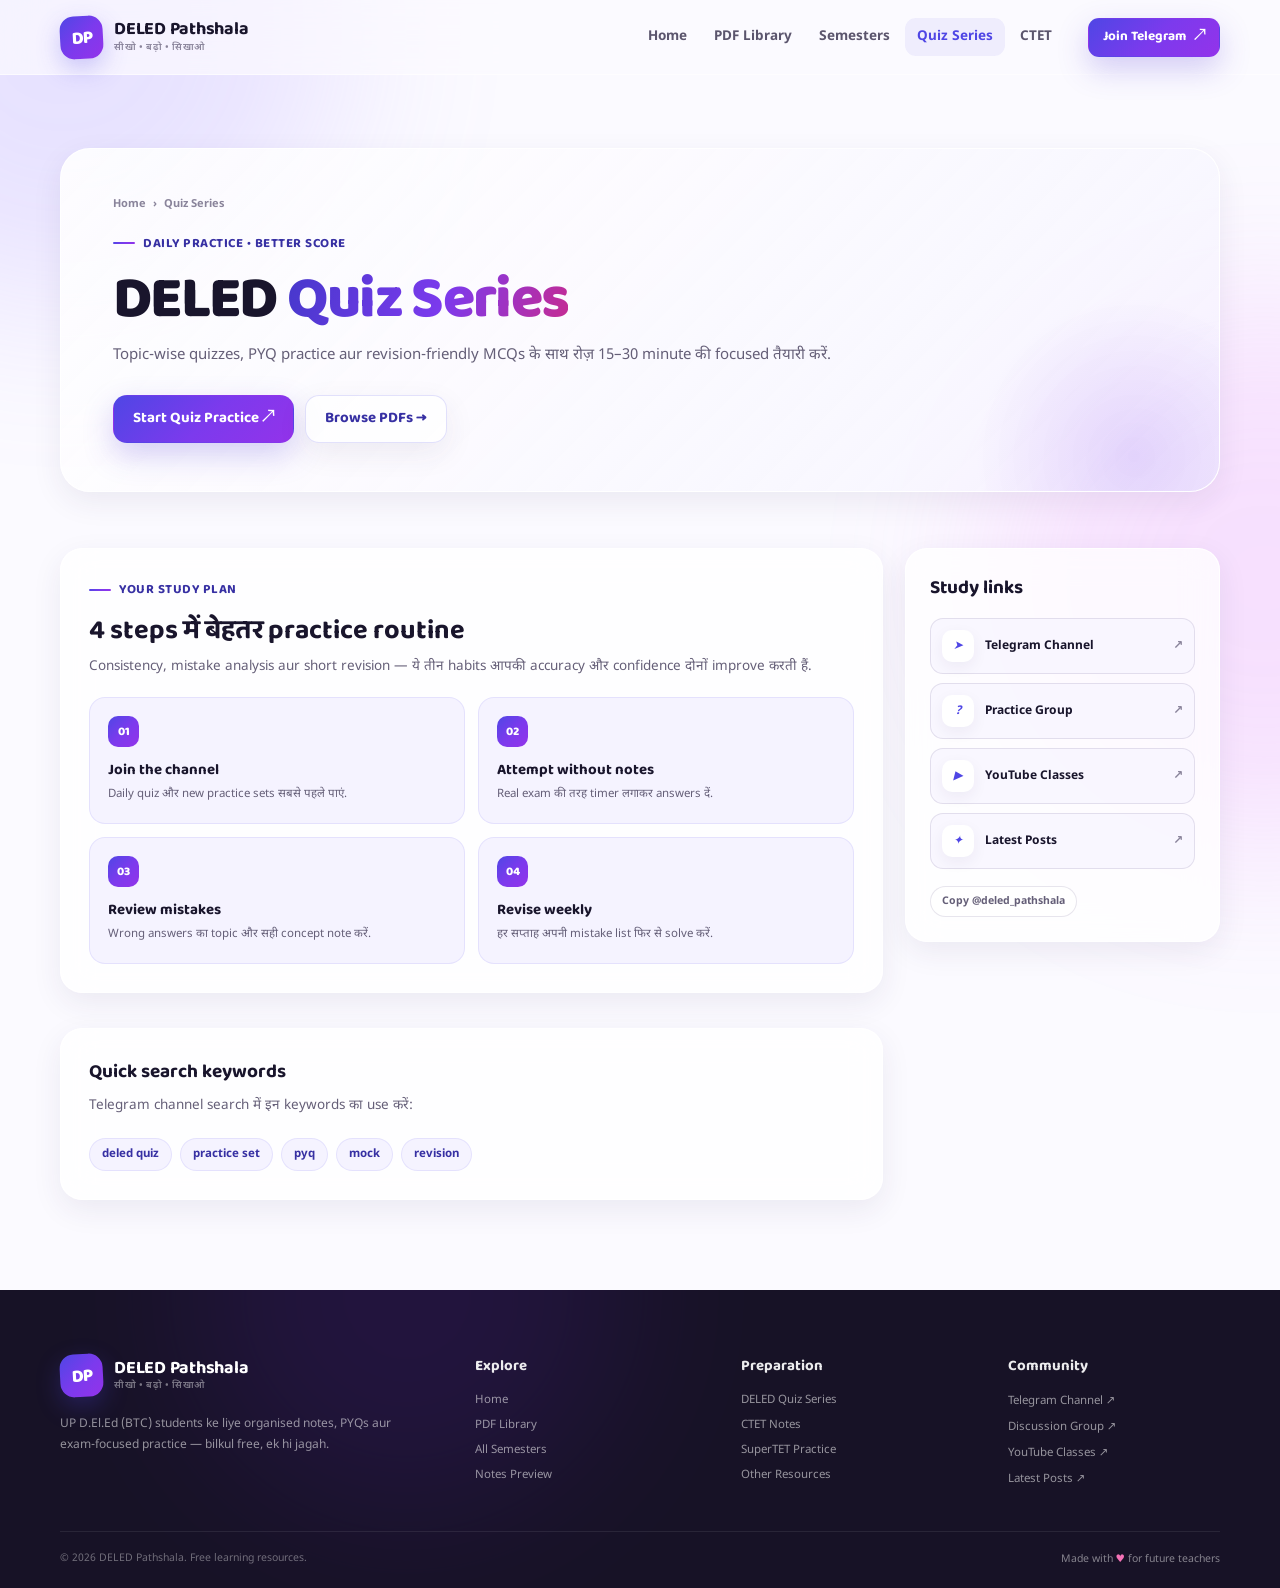
<file: deled-series.html>
<!doctype html>
<html lang="hi">
<head>
  <meta charset="utf-8">
  <meta name="viewport" content="width=device-width, initial-scale=1">
  <meta name="theme-color" content="#4f46e5">
  <title>DELED Quiz Series & Practice Sets | DELED Pathshala</title>
  <meta name="description" content="Daily DELED quizzes, practice sets, PYQ practice and mock-style revision on Telegram.">
  <link rel="canonical" href="https://deledpathshala.github.io/deled-series.html">
  <link rel="apple-touch-icon" sizes="180x180" href="./apple-touch-icon.png">
  <link rel="icon" type="image/png" sizes="32x32" href="./favicon-32x32.png">
  <link rel="icon" type="image/png" sizes="16x16" href="./favicon-16x16.png">
  <link rel="manifest" href="./site.webmanifest">
  <link rel="stylesheet" href="./style.css">
</head>
<body>
  <a class="skip-link" href="#main">Skip to content</a>
  <header class="topbar">
    <div class="wrap topbar__inner">
      <a class="brand" href="./" aria-label="DELED Pathshala home">
        <span class="brand__mark">DP</span>
        <span class="brand__copy"><strong>DELED Pathshala</strong><small>सीखो • बढ़ो • सिखाओ</small></span>
      </a>
      <nav class="nav" id="siteNav" aria-label="Main navigation">
        <a href="./">Home</a>
        <a href="./deled-notes-pdf.html">PDF Library</a>
        <a href="./#semesters">Semesters</a>
        <a href="./deled-series.html" aria-current="page">Quiz Series</a>
        <a href="./ctet-notes.html">CTET</a>
        <a class="nav__mobile-cta" href="https://t.me/Deled_Pathshala" target="_blank" rel="noopener">Join Telegram</a>
      </nav>
      <div class="header-actions">
        <a class="btn btn--primary btn--mini desktop-cta" href="https://t.me/Deled_Pathshala" target="_blank" rel="noopener">Join Telegram <span aria-hidden="true">↗</span></a>
        <button class="menuBtn" id="menuBtn" type="button" aria-expanded="false" aria-controls="siteNav" aria-label="Open navigation"><span></span></button>
      </div>
    </div>
  </header>
  <main class="page" id="main">
    <section class="page-hero"><div class="wrap"><div class="page-hero__card reveal"><div class="breadcrumbs"><a href="./">Home</a><span>›</span><span>Quiz Series</span></div><span class="eyebrow">Daily practice • Better score</span><h1>DELED <span class="text-gradient">Quiz Series</span></h1><p class="lead">Topic-wise quizzes, PYQ practice aur revision-friendly MCQs के साथ रोज़ 15–30 minute की focused तैयारी करें.</p><div class="ctaRow"><a class="btn btn--primary" href="https://t.me/deled_pathshala_discussion" target="_blank" rel="noopener">Start Quiz Practice ↗</a><a class="btn btn--soft" href="./deled-notes-pdf.html">Browse PDFs →</a></div></div></div></section>
    <section class="page-content"><div class="wrap content-grid"><div class="content-stack">
      <article class="info-card glass-card reveal"><span class="eyebrow">Your study plan</span><h2>4 steps में बेहतर practice routine</h2><p>Consistency, mistake analysis aur short revision — ये तीन habits आपकी accuracy और confidence दोनों improve करती हैं.</p><div class="step-grid"><div class="step-card"><span class="step-card__num">01</span><strong>Join the channel</strong><p>Daily quiz और new practice sets सबसे पहले पाएं.</p></div><div class="step-card"><span class="step-card__num">02</span><strong>Attempt without notes</strong><p>Real exam की तरह timer लगाकर answers दें.</p></div><div class="step-card"><span class="step-card__num">03</span><strong>Review mistakes</strong><p>Wrong answers का topic और सही concept note करें.</p></div><div class="step-card"><span class="step-card__num">04</span><strong>Revise weekly</strong><p>हर सप्ताह अपनी mistake list फिर से solve करें.</p></div></div></article>
      <article class="info-card glass-card reveal"><h3>Quick search keywords</h3><p>Telegram channel search में इन keywords का use करें:</p><div class="subject-chips"><span class="subject-chip">deled quiz</span><span class="subject-chip">practice set</span><span class="subject-chip">pyq</span><span class="subject-chip">mock</span><span class="subject-chip">revision</span></div></article>
    </div><aside class="side-card glass-card reveal"><h3>Study links</h3><div class="quick-links"><a class="quick-link" href="https://t.me/Deled_Pathshala" target="_blank" rel="noopener"><i class="quick-link__icon">➤</i>Telegram Channel<span>↗</span></a><a class="quick-link" href="https://t.me/deled_pathshala_discussion" target="_blank" rel="noopener"><i class="quick-link__icon">?</i>Practice Group<span>↗</span></a><a class="quick-link" href="https://www.youtube.com/@Deled_Pathshala" target="_blank" rel="noopener"><i class="quick-link__icon">▶</i>YouTube Classes<span>↗</span></a><a class="quick-link" href="https://t.me/s/Deled_Pathshala" target="_blank" rel="noopener"><i class="quick-link__icon">✦</i>Latest Posts<span>↗</span></a></div><div class="copyRow"><button class="copyChip" data-copy="@deled_pathshala">Copy @deled_pathshala</button></div></aside></div></section>
  </main>
  <footer class="footer">
    <div class="wrap">
      <div class="footer__top">
        <div class="footer__brand-col">
          <a class="brand" href="./">
            <span class="brand__mark">DP</span>
            <span class="brand__copy"><strong>DELED Pathshala</strong><small>सीखो • बढ़ो • सिखाओ</small></span>
          </a>
          <p class="footer__about">UP D.El.Ed (BTC) students ke liye organised notes, PYQs aur exam-focused practice — bilkul free, ek hi jagah.</p>
        </div>
        <div>
          <h3>Explore</h3>
          <div class="footer__links">
            <a href="./">Home</a><a href="./deled-notes-pdf.html">PDF Library</a><a href="./#semesters">All Semesters</a><a href="./#preview">Notes Preview</a>
          </div>
        </div>
        <div>
          <h3>Preparation</h3>
          <div class="footer__links">
            <a href="./deled-series.html">DELED Quiz Series</a><a href="./ctet-notes.html">CTET Notes</a><a href="./supertet-mock.html">SuperTET Practice</a><a href="./deled-notes-pdf.html#unknown">Other Resources</a>
          </div>
        </div>
        <div class="footer__community">
          <h3>Community</h3>
          <div class="footer__links">
            <a href="https://t.me/Deled_Pathshala" target="_blank" rel="noopener">Telegram Channel ↗</a><a href="https://t.me/deled_pathshala_discussion" target="_blank" rel="noopener">Discussion Group ↗</a><a href="https://www.youtube.com/@Deled_Pathshala" target="_blank" rel="noopener">YouTube Classes ↗</a><a href="https://t.me/s/Deled_Pathshala" target="_blank" rel="noopener">Latest Posts ↗</a>
          </div>
        </div>
      </div>
      <div class="footer__bottom">
        <span>© <span data-year>2026</span> DELED Pathshala. Free learning resources.</span>
        <span class="footer__love">Made with <span>♥</span> for future teachers</span>
      </div>
    </div>
  </footer>
  <script src="./app.js"></script>
</body>
</html>
</file>
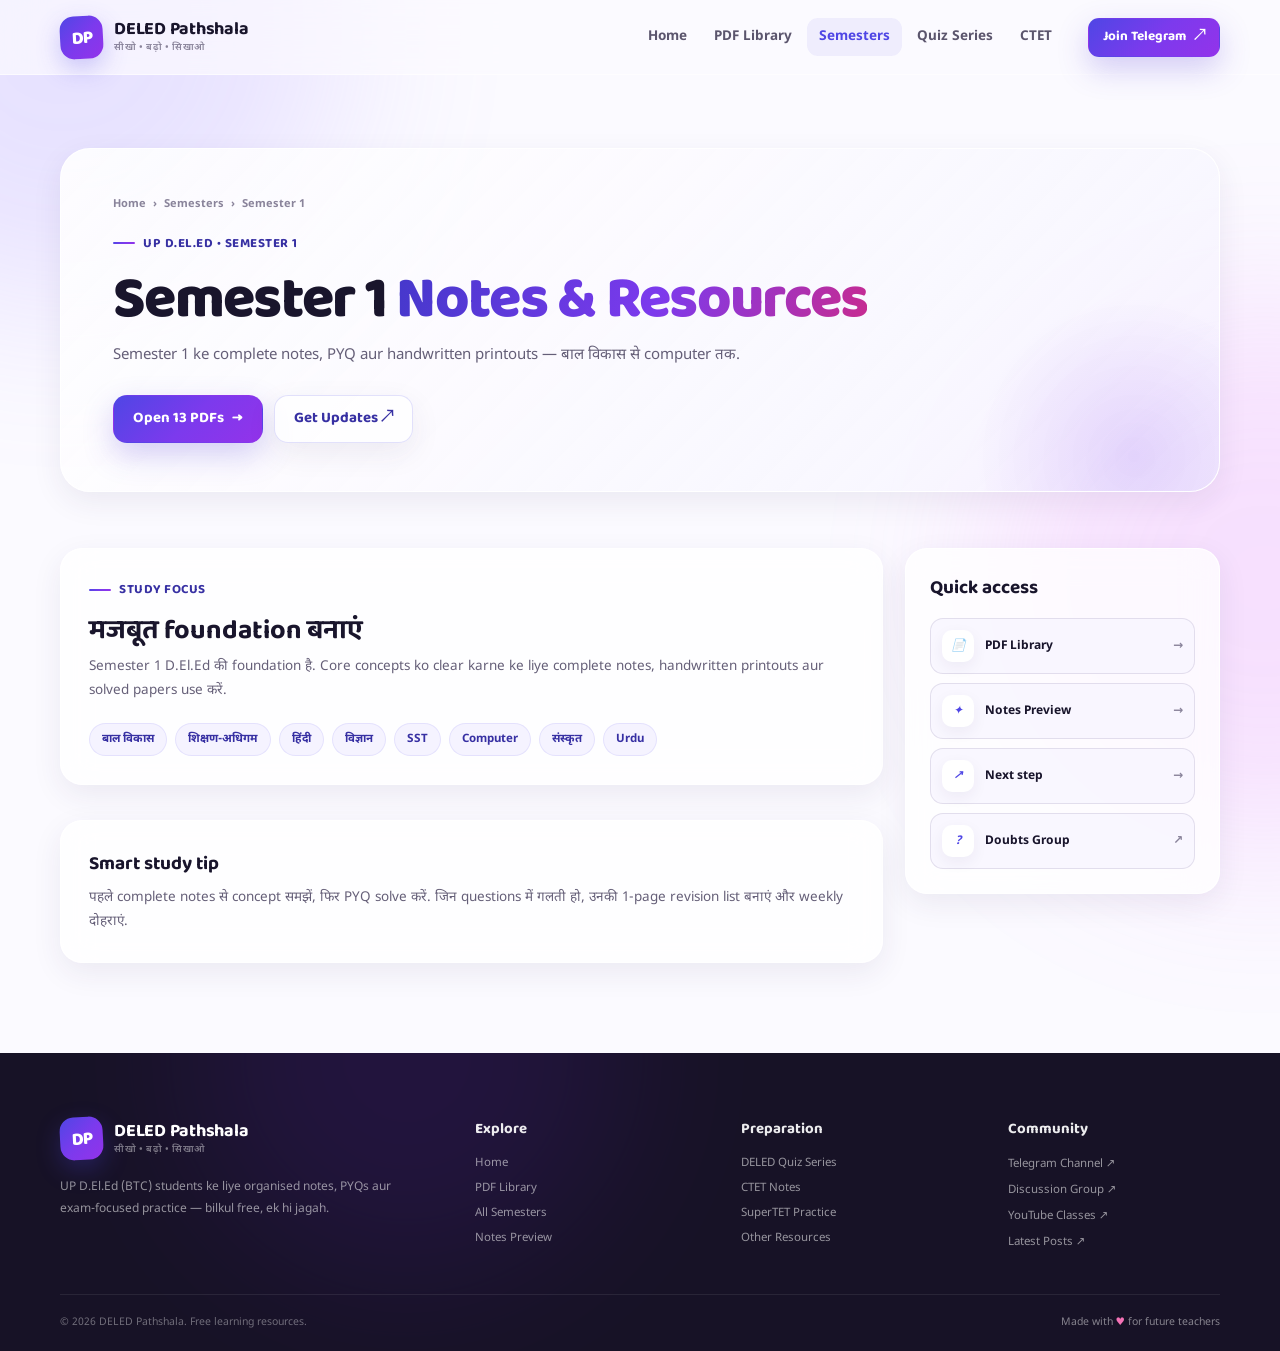
<file: semester-1.html>
<!doctype html>
<html lang="hi">
<head>
  <meta charset="utf-8">
  <meta name="viewport" content="width=device-width, initial-scale=1">
  <meta name="theme-color" content="#4f46e5">
  <title>UP DELED Semester 1 Notes PDF | DELED Pathshala</title>
  <meta name="description" content="Semester 1 ke complete notes, PYQ aur handwritten printouts — बाल विकास से computer तक.">
  <link rel="canonical" href="https://deledpathshala.github.io/semester-1.html">
  <link rel="apple-touch-icon" sizes="180x180" href="./apple-touch-icon.png">
  <link rel="icon" type="image/png" sizes="32x32" href="./favicon-32x32.png">
  <link rel="icon" type="image/png" sizes="16x16" href="./favicon-16x16.png">
  <link rel="manifest" href="./site.webmanifest">
  <link rel="stylesheet" href="./style.css">
</head>
<body>
  <a class="skip-link" href="#main">Skip to content</a>
  <header class="topbar">
    <div class="wrap topbar__inner">
      <a class="brand" href="./" aria-label="DELED Pathshala home">
        <span class="brand__mark">DP</span>
        <span class="brand__copy"><strong>DELED Pathshala</strong><small>सीखो • बढ़ो • सिखाओ</small></span>
      </a>
      <nav class="nav" id="siteNav" aria-label="Main navigation">
        <a href="./">Home</a>
        <a href="./deled-notes-pdf.html">PDF Library</a>
        <a href="./#semesters" aria-current="page">Semesters</a>
        <a href="./deled-series.html">Quiz Series</a>
        <a href="./ctet-notes.html">CTET</a>
        <a class="nav__mobile-cta" href="https://t.me/Deled_Pathshala" target="_blank" rel="noopener">Join Telegram</a>
      </nav>
      <div class="header-actions">
        <a class="btn btn--primary btn--mini desktop-cta" href="https://t.me/Deled_Pathshala" target="_blank" rel="noopener">Join Telegram <span aria-hidden="true">↗</span></a>
        <button class="menuBtn" id="menuBtn" type="button" aria-expanded="false" aria-controls="siteNav" aria-label="Open navigation"><span></span></button>
      </div>
    </div>
  </header>
  <main class="page" id="main">
    <section class="page-hero"><div class="wrap"><div class="page-hero__card reveal">
      <div class="breadcrumbs"><a href="./">Home</a><span>›</span><a href="./#semesters">Semesters</a><span>›</span><span>Semester 1</span></div>
      <span class="eyebrow">UP D.El.Ed • Semester 1</span><h1>Semester 1 <span class="text-gradient">Notes & Resources</span></h1><p class="lead">Semester 1 ke complete notes, PYQ aur handwritten printouts — बाल विकास से computer तक.</p>
      <div class="ctaRow"><a class="btn btn--primary" href="./deled-notes-pdf.html#sem1">Open 13 PDFs <span>→</span></a><a class="btn btn--soft" href="https://t.me/Deled_Pathshala" target="_blank" rel="noopener">Get Updates ↗</a></div>
    </div></div></section>
    <section class="page-content"><div class="wrap content-grid">
      <div class="content-stack">
        <article class="info-card glass-card reveal"><span class="eyebrow">Study focus</span><h2>मजबूत foundation बनाएं</h2><p>Semester 1 D.El.Ed की foundation है. Core concepts ko clear karne ke liye complete notes, handwritten printouts aur solved papers use करें.</p><div class="subject-chips"><span class="subject-chip">बाल विकास</span><span class="subject-chip">शिक्षण-अधिगम</span><span class="subject-chip">हिंदी</span><span class="subject-chip">विज्ञान</span><span class="subject-chip">SST</span><span class="subject-chip">Computer</span><span class="subject-chip">संस्कृत</span><span class="subject-chip">Urdu</span></div></article>
        <article class="info-card glass-card reveal"><h3>Smart study tip</h3><p>पहले complete notes से concept समझें, फिर PYQ solve करें. जिन questions में गलती हो, उनकी 1-page revision list बनाएं और weekly दोहराएं.</p></article>
      </div>
      <aside class="side-card glass-card reveal"><h3>Quick access</h3><div class="quick-links"><a class="quick-link" href="./deled-notes-pdf.html#sem1"><i class="quick-link__icon">📄</i>PDF Library<span>→</span></a><a class="quick-link" href="./#preview"><i class="quick-link__icon">✦</i>Notes Preview<span>→</span></a><a class="quick-link" href="./semester-2.html"><i class="quick-link__icon">↗</i>Next step<span>→</span></a><a class="quick-link" href="https://t.me/deled_pathshala_discussion" target="_blank" rel="noopener"><i class="quick-link__icon">?</i>Doubts Group<span>↗</span></a></div></aside>
    </div></section>
  </main>
  <footer class="footer">
    <div class="wrap">
      <div class="footer__top">
        <div class="footer__brand-col">
          <a class="brand" href="./">
            <span class="brand__mark">DP</span>
            <span class="brand__copy"><strong>DELED Pathshala</strong><small>सीखो • बढ़ो • सिखाओ</small></span>
          </a>
          <p class="footer__about">UP D.El.Ed (BTC) students ke liye organised notes, PYQs aur exam-focused practice — bilkul free, ek hi jagah.</p>
        </div>
        <div>
          <h3>Explore</h3>
          <div class="footer__links">
            <a href="./">Home</a><a href="./deled-notes-pdf.html">PDF Library</a><a href="./#semesters">All Semesters</a><a href="./#preview">Notes Preview</a>
          </div>
        </div>
        <div>
          <h3>Preparation</h3>
          <div class="footer__links">
            <a href="./deled-series.html">DELED Quiz Series</a><a href="./ctet-notes.html">CTET Notes</a><a href="./supertet-mock.html">SuperTET Practice</a><a href="./deled-notes-pdf.html#unknown">Other Resources</a>
          </div>
        </div>
        <div class="footer__community">
          <h3>Community</h3>
          <div class="footer__links">
            <a href="https://t.me/Deled_Pathshala" target="_blank" rel="noopener">Telegram Channel ↗</a><a href="https://t.me/deled_pathshala_discussion" target="_blank" rel="noopener">Discussion Group ↗</a><a href="https://www.youtube.com/@Deled_Pathshala" target="_blank" rel="noopener">YouTube Classes ↗</a><a href="https://t.me/s/Deled_Pathshala" target="_blank" rel="noopener">Latest Posts ↗</a>
          </div>
        </div>
      </div>
      <div class="footer__bottom">
        <span>© <span data-year>2026</span> DELED Pathshala. Free learning resources.</span>
        <span class="footer__love">Made with <span>♥</span> for future teachers</span>
      </div>
    </div>
  </footer>
  <script src="./app.js"></script>
</body>
</html>
</file>
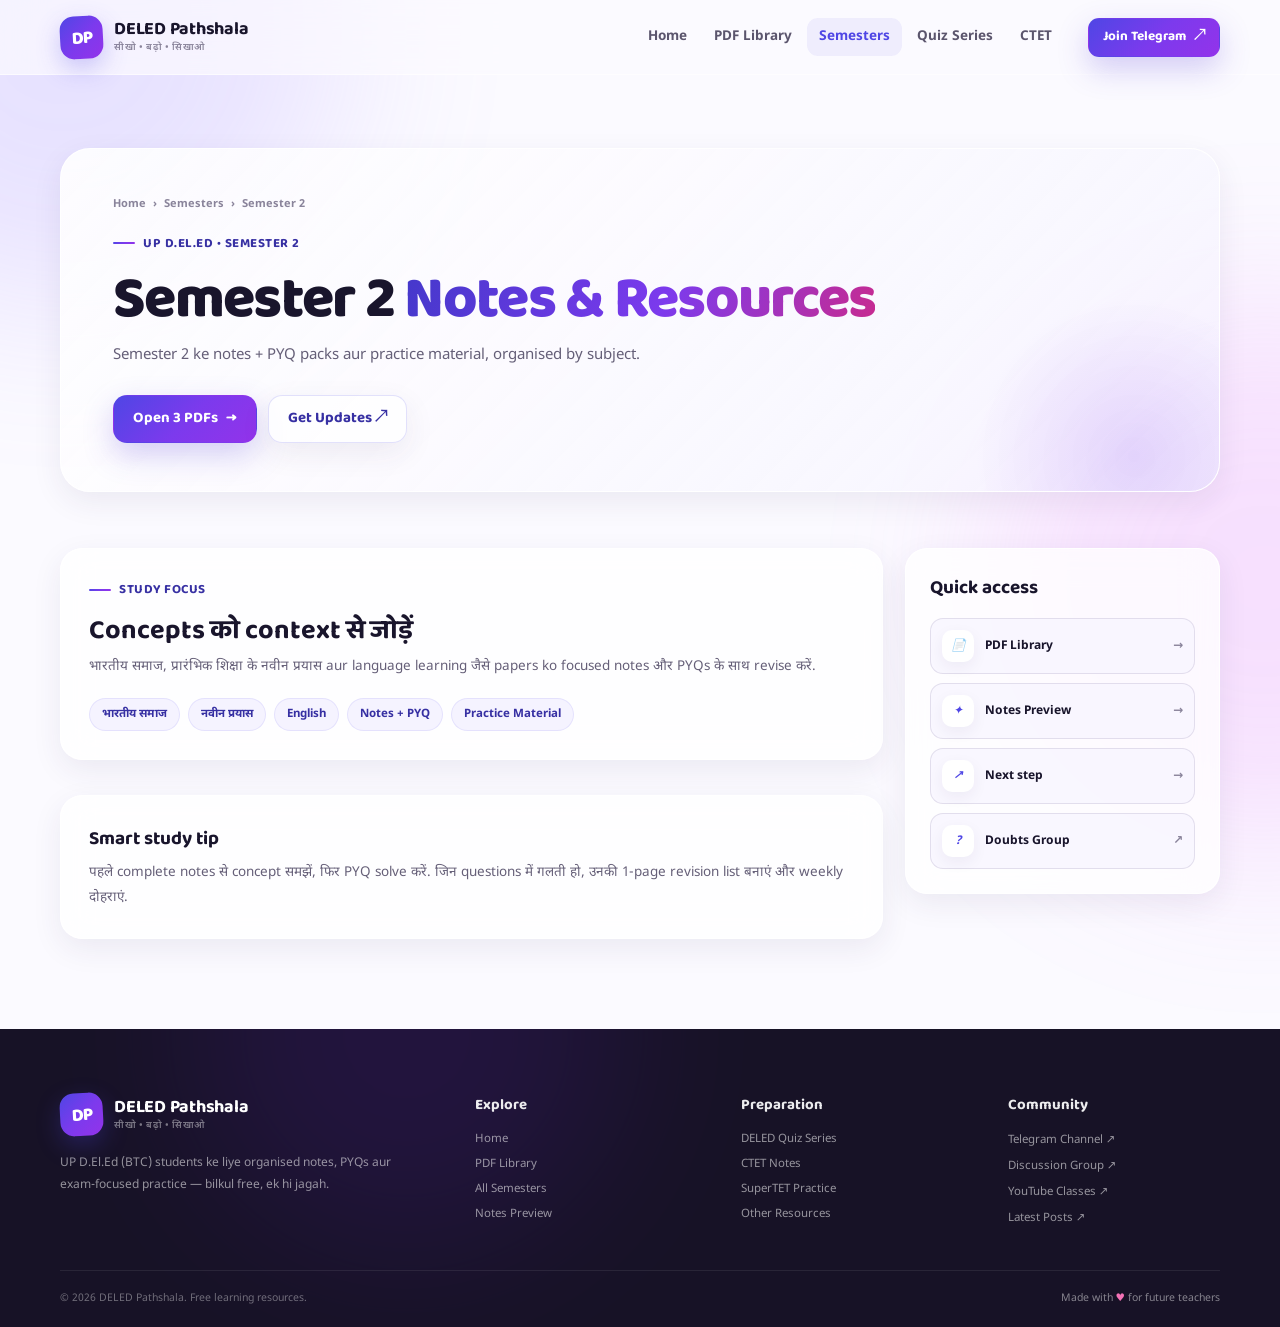
<file: semester-2.html>
<!doctype html>
<html lang="hi">
<head>
  <meta charset="utf-8">
  <meta name="viewport" content="width=device-width, initial-scale=1">
  <meta name="theme-color" content="#4f46e5">
  <title>UP DELED Semester 2 Notes PDF | DELED Pathshala</title>
  <meta name="description" content="Semester 2 ke notes + PYQ packs aur practice material, organised by subject.">
  <link rel="canonical" href="https://deledpathshala.github.io/semester-2.html">
  <link rel="apple-touch-icon" sizes="180x180" href="./apple-touch-icon.png">
  <link rel="icon" type="image/png" sizes="32x32" href="./favicon-32x32.png">
  <link rel="icon" type="image/png" sizes="16x16" href="./favicon-16x16.png">
  <link rel="manifest" href="./site.webmanifest">
  <link rel="stylesheet" href="./style.css">
</head>
<body>
  <a class="skip-link" href="#main">Skip to content</a>
  <header class="topbar">
    <div class="wrap topbar__inner">
      <a class="brand" href="./" aria-label="DELED Pathshala home">
        <span class="brand__mark">DP</span>
        <span class="brand__copy"><strong>DELED Pathshala</strong><small>सीखो • बढ़ो • सिखाओ</small></span>
      </a>
      <nav class="nav" id="siteNav" aria-label="Main navigation">
        <a href="./">Home</a>
        <a href="./deled-notes-pdf.html">PDF Library</a>
        <a href="./#semesters" aria-current="page">Semesters</a>
        <a href="./deled-series.html">Quiz Series</a>
        <a href="./ctet-notes.html">CTET</a>
        <a class="nav__mobile-cta" href="https://t.me/Deled_Pathshala" target="_blank" rel="noopener">Join Telegram</a>
      </nav>
      <div class="header-actions">
        <a class="btn btn--primary btn--mini desktop-cta" href="https://t.me/Deled_Pathshala" target="_blank" rel="noopener">Join Telegram <span aria-hidden="true">↗</span></a>
        <button class="menuBtn" id="menuBtn" type="button" aria-expanded="false" aria-controls="siteNav" aria-label="Open navigation"><span></span></button>
      </div>
    </div>
  </header>
  <main class="page" id="main">
    <section class="page-hero"><div class="wrap"><div class="page-hero__card reveal">
      <div class="breadcrumbs"><a href="./">Home</a><span>›</span><a href="./#semesters">Semesters</a><span>›</span><span>Semester 2</span></div>
      <span class="eyebrow">UP D.El.Ed • Semester 2</span><h1>Semester 2 <span class="text-gradient">Notes & Resources</span></h1><p class="lead">Semester 2 ke notes + PYQ packs aur practice material, organised by subject.</p>
      <div class="ctaRow"><a class="btn btn--primary" href="./deled-notes-pdf.html#sem2">Open 3 PDFs <span>→</span></a><a class="btn btn--soft" href="https://t.me/Deled_Pathshala" target="_blank" rel="noopener">Get Updates ↗</a></div>
    </div></div></section>
    <section class="page-content"><div class="wrap content-grid">
      <div class="content-stack">
        <article class="info-card glass-card reveal"><span class="eyebrow">Study focus</span><h2>Concepts को context से जोड़ें</h2><p>भारतीय समाज, प्रारंभिक शिक्षा के नवीन प्रयास aur language learning जैसे papers ko focused notes और PYQs के साथ revise करें.</p><div class="subject-chips"><span class="subject-chip">भारतीय समाज</span><span class="subject-chip">नवीन प्रयास</span><span class="subject-chip">English</span><span class="subject-chip">Notes + PYQ</span><span class="subject-chip">Practice Material</span></div></article>
        <article class="info-card glass-card reveal"><h3>Smart study tip</h3><p>पहले complete notes से concept समझें, फिर PYQ solve करें. जिन questions में गलती हो, उनकी 1-page revision list बनाएं और weekly दोहराएं.</p></article>
      </div>
      <aside class="side-card glass-card reveal"><h3>Quick access</h3><div class="quick-links"><a class="quick-link" href="./deled-notes-pdf.html#sem2"><i class="quick-link__icon">📄</i>PDF Library<span>→</span></a><a class="quick-link" href="./#preview"><i class="quick-link__icon">✦</i>Notes Preview<span>→</span></a><a class="quick-link" href="./semester-3.html"><i class="quick-link__icon">↗</i>Next step<span>→</span></a><a class="quick-link" href="https://t.me/deled_pathshala_discussion" target="_blank" rel="noopener"><i class="quick-link__icon">?</i>Doubts Group<span>↗</span></a></div></aside>
    </div></section>
  </main>
  <footer class="footer">
    <div class="wrap">
      <div class="footer__top">
        <div class="footer__brand-col">
          <a class="brand" href="./">
            <span class="brand__mark">DP</span>
            <span class="brand__copy"><strong>DELED Pathshala</strong><small>सीखो • बढ़ो • सिखाओ</small></span>
          </a>
          <p class="footer__about">UP D.El.Ed (BTC) students ke liye organised notes, PYQs aur exam-focused practice — bilkul free, ek hi jagah.</p>
        </div>
        <div>
          <h3>Explore</h3>
          <div class="footer__links">
            <a href="./">Home</a><a href="./deled-notes-pdf.html">PDF Library</a><a href="./#semesters">All Semesters</a><a href="./#preview">Notes Preview</a>
          </div>
        </div>
        <div>
          <h3>Preparation</h3>
          <div class="footer__links">
            <a href="./deled-series.html">DELED Quiz Series</a><a href="./ctet-notes.html">CTET Notes</a><a href="./supertet-mock.html">SuperTET Practice</a><a href="./deled-notes-pdf.html#unknown">Other Resources</a>
          </div>
        </div>
        <div class="footer__community">
          <h3>Community</h3>
          <div class="footer__links">
            <a href="https://t.me/Deled_Pathshala" target="_blank" rel="noopener">Telegram Channel ↗</a><a href="https://t.me/deled_pathshala_discussion" target="_blank" rel="noopener">Discussion Group ↗</a><a href="https://www.youtube.com/@Deled_Pathshala" target="_blank" rel="noopener">YouTube Classes ↗</a><a href="https://t.me/s/Deled_Pathshala" target="_blank" rel="noopener">Latest Posts ↗</a>
          </div>
        </div>
      </div>
      <div class="footer__bottom">
        <span>© <span data-year>2026</span> DELED Pathshala. Free learning resources.</span>
        <span class="footer__love">Made with <span>♥</span> for future teachers</span>
      </div>
    </div>
  </footer>
  <script src="./app.js"></script>
</body>
</html>
</file>
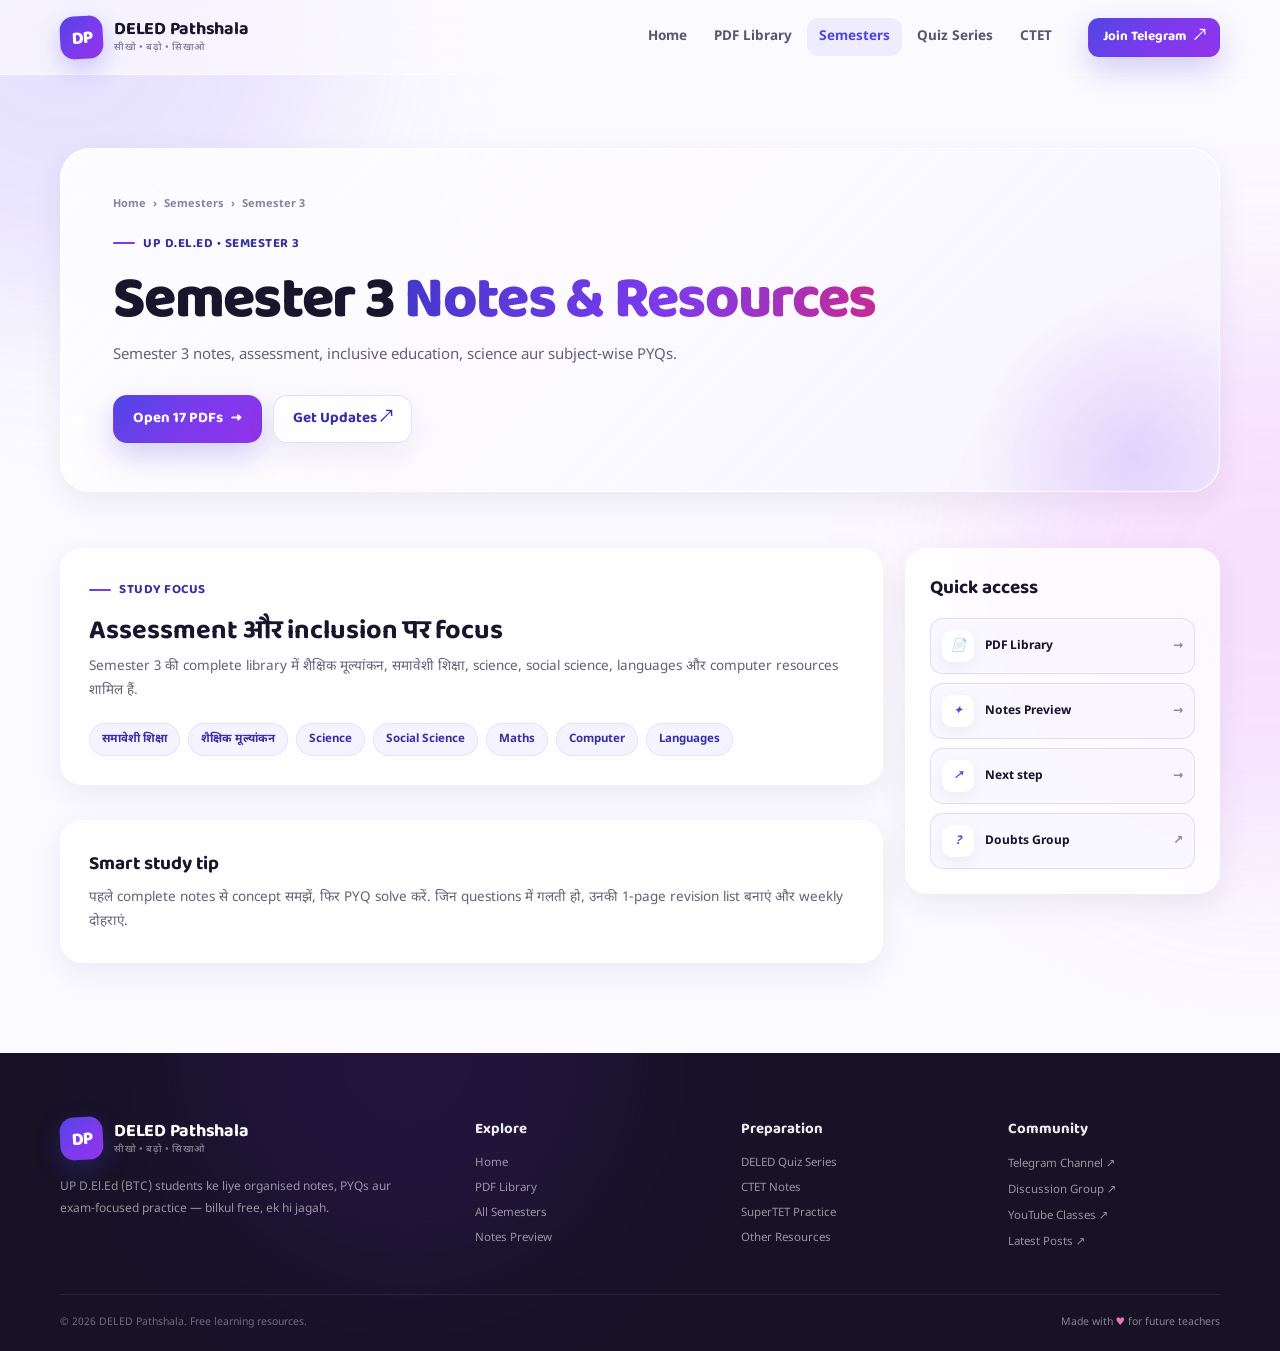
<file: semester-3.html>
<!doctype html>
<html lang="hi">
<head>
  <meta charset="utf-8">
  <meta name="viewport" content="width=device-width, initial-scale=1">
  <meta name="theme-color" content="#4f46e5">
  <title>UP DELED Semester 3 Notes PDF | DELED Pathshala</title>
  <meta name="description" content="Semester 3 notes, assessment, inclusive education, science aur subject-wise PYQs.">
  <link rel="canonical" href="https://deledpathshala.github.io/semester-3.html">
  <link rel="apple-touch-icon" sizes="180x180" href="./apple-touch-icon.png">
  <link rel="icon" type="image/png" sizes="32x32" href="./favicon-32x32.png">
  <link rel="icon" type="image/png" sizes="16x16" href="./favicon-16x16.png">
  <link rel="manifest" href="./site.webmanifest">
  <link rel="stylesheet" href="./style.css">
</head>
<body>
  <a class="skip-link" href="#main">Skip to content</a>
  <header class="topbar">
    <div class="wrap topbar__inner">
      <a class="brand" href="./" aria-label="DELED Pathshala home">
        <span class="brand__mark">DP</span>
        <span class="brand__copy"><strong>DELED Pathshala</strong><small>सीखो • बढ़ो • सिखाओ</small></span>
      </a>
      <nav class="nav" id="siteNav" aria-label="Main navigation">
        <a href="./">Home</a>
        <a href="./deled-notes-pdf.html">PDF Library</a>
        <a href="./#semesters" aria-current="page">Semesters</a>
        <a href="./deled-series.html">Quiz Series</a>
        <a href="./ctet-notes.html">CTET</a>
        <a class="nav__mobile-cta" href="https://t.me/Deled_Pathshala" target="_blank" rel="noopener">Join Telegram</a>
      </nav>
      <div class="header-actions">
        <a class="btn btn--primary btn--mini desktop-cta" href="https://t.me/Deled_Pathshala" target="_blank" rel="noopener">Join Telegram <span aria-hidden="true">↗</span></a>
        <button class="menuBtn" id="menuBtn" type="button" aria-expanded="false" aria-controls="siteNav" aria-label="Open navigation"><span></span></button>
      </div>
    </div>
  </header>
  <main class="page" id="main">
    <section class="page-hero"><div class="wrap"><div class="page-hero__card reveal">
      <div class="breadcrumbs"><a href="./">Home</a><span>›</span><a href="./#semesters">Semesters</a><span>›</span><span>Semester 3</span></div>
      <span class="eyebrow">UP D.El.Ed • Semester 3</span><h1>Semester 3 <span class="text-gradient">Notes & Resources</span></h1><p class="lead">Semester 3 notes, assessment, inclusive education, science aur subject-wise PYQs.</p>
      <div class="ctaRow"><a class="btn btn--primary" href="./deled-notes-pdf.html#sem3">Open 17 PDFs <span>→</span></a><a class="btn btn--soft" href="https://t.me/Deled_Pathshala" target="_blank" rel="noopener">Get Updates ↗</a></div>
    </div></div></section>
    <section class="page-content"><div class="wrap content-grid">
      <div class="content-stack">
        <article class="info-card glass-card reveal"><span class="eyebrow">Study focus</span><h2>Assessment और inclusion पर focus</h2><p>Semester 3 की complete library में शैक्षिक मूल्यांकन, समावेशी शिक्षा, science, social science, languages और computer resources शामिल हैं.</p><div class="subject-chips"><span class="subject-chip">समावेशी शिक्षा</span><span class="subject-chip">शैक्षिक मूल्यांकन</span><span class="subject-chip">Science</span><span class="subject-chip">Social Science</span><span class="subject-chip">Maths</span><span class="subject-chip">Computer</span><span class="subject-chip">Languages</span></div></article>
        <article class="info-card glass-card reveal"><h3>Smart study tip</h3><p>पहले complete notes से concept समझें, फिर PYQ solve करें. जिन questions में गलती हो, उनकी 1-page revision list बनाएं और weekly दोहराएं.</p></article>
      </div>
      <aside class="side-card glass-card reveal"><h3>Quick access</h3><div class="quick-links"><a class="quick-link" href="./deled-notes-pdf.html#sem3"><i class="quick-link__icon">📄</i>PDF Library<span>→</span></a><a class="quick-link" href="./#preview"><i class="quick-link__icon">✦</i>Notes Preview<span>→</span></a><a class="quick-link" href="./semester-4.html"><i class="quick-link__icon">↗</i>Next step<span>→</span></a><a class="quick-link" href="https://t.me/deled_pathshala_discussion" target="_blank" rel="noopener"><i class="quick-link__icon">?</i>Doubts Group<span>↗</span></a></div></aside>
    </div></section>
  </main>
  <footer class="footer">
    <div class="wrap">
      <div class="footer__top">
        <div class="footer__brand-col">
          <a class="brand" href="./">
            <span class="brand__mark">DP</span>
            <span class="brand__copy"><strong>DELED Pathshala</strong><small>सीखो • बढ़ो • सिखाओ</small></span>
          </a>
          <p class="footer__about">UP D.El.Ed (BTC) students ke liye organised notes, PYQs aur exam-focused practice — bilkul free, ek hi jagah.</p>
        </div>
        <div>
          <h3>Explore</h3>
          <div class="footer__links">
            <a href="./">Home</a><a href="./deled-notes-pdf.html">PDF Library</a><a href="./#semesters">All Semesters</a><a href="./#preview">Notes Preview</a>
          </div>
        </div>
        <div>
          <h3>Preparation</h3>
          <div class="footer__links">
            <a href="./deled-series.html">DELED Quiz Series</a><a href="./ctet-notes.html">CTET Notes</a><a href="./supertet-mock.html">SuperTET Practice</a><a href="./deled-notes-pdf.html#unknown">Other Resources</a>
          </div>
        </div>
        <div class="footer__community">
          <h3>Community</h3>
          <div class="footer__links">
            <a href="https://t.me/Deled_Pathshala" target="_blank" rel="noopener">Telegram Channel ↗</a><a href="https://t.me/deled_pathshala_discussion" target="_blank" rel="noopener">Discussion Group ↗</a><a href="https://www.youtube.com/@Deled_Pathshala" target="_blank" rel="noopener">YouTube Classes ↗</a><a href="https://t.me/s/Deled_Pathshala" target="_blank" rel="noopener">Latest Posts ↗</a>
          </div>
        </div>
      </div>
      <div class="footer__bottom">
        <span>© <span data-year>2026</span> DELED Pathshala. Free learning resources.</span>
        <span class="footer__love">Made with <span>♥</span> for future teachers</span>
      </div>
    </div>
  </footer>
  <script src="./app.js"></script>
</body>
</html>
</file>
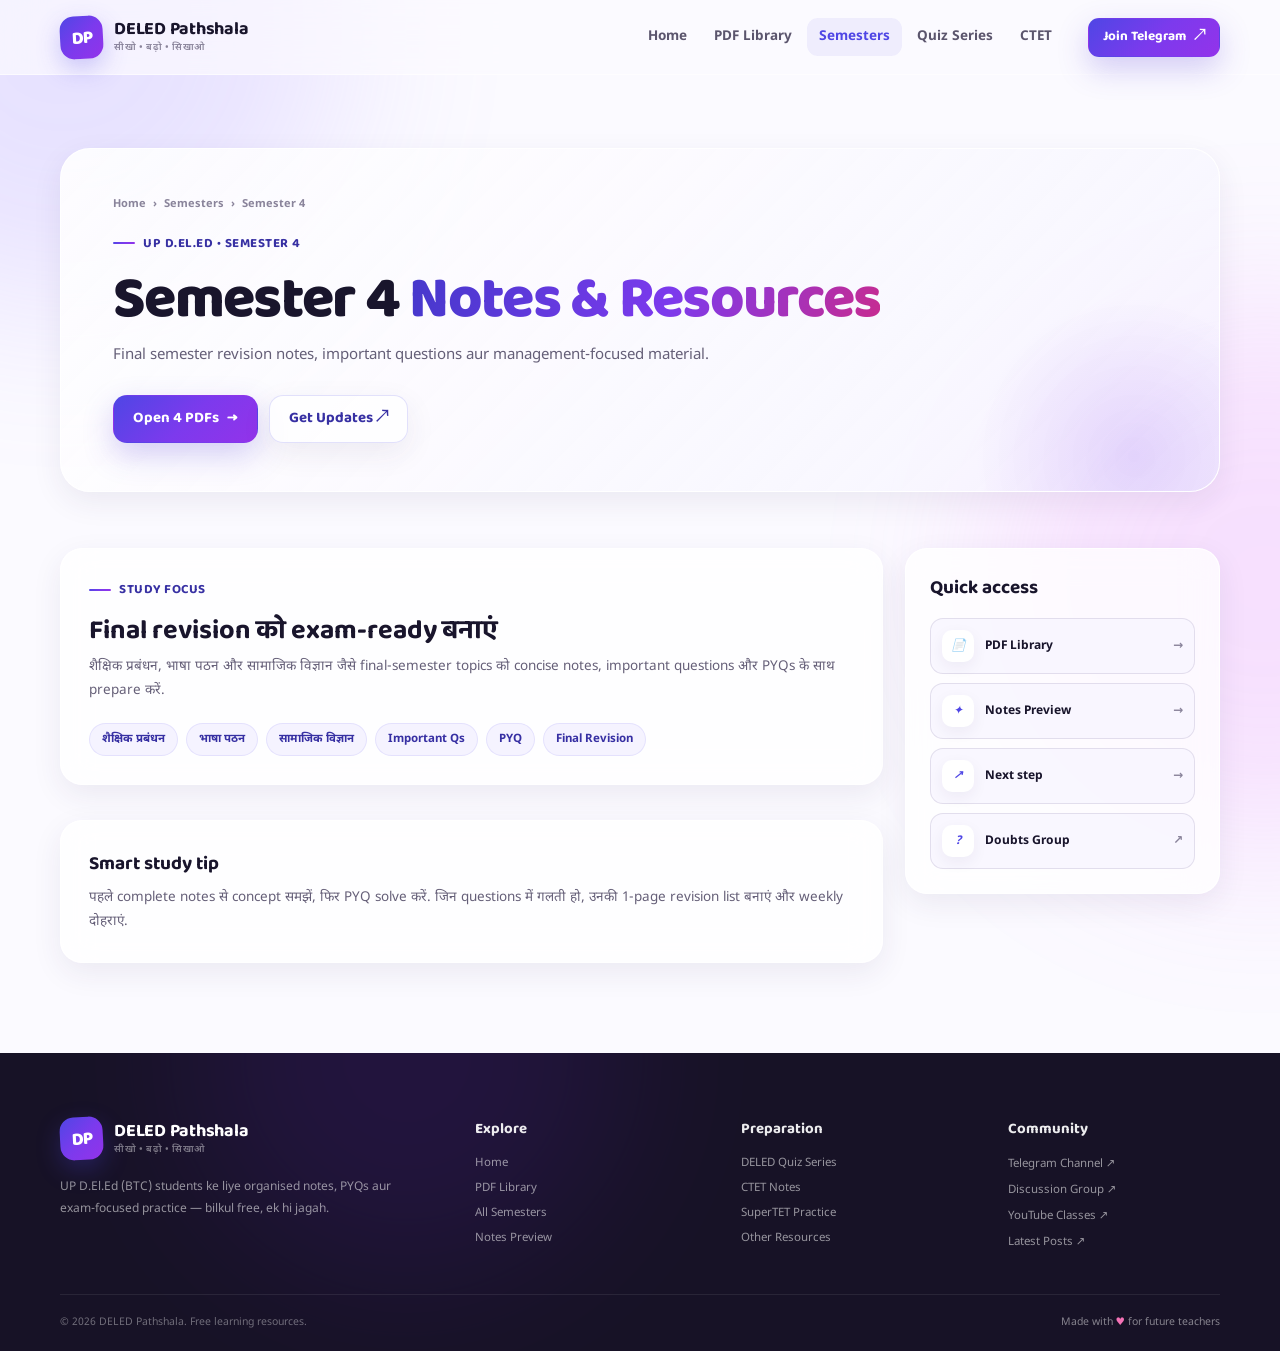
<file: semester-4.html>
<!doctype html>
<html lang="hi">
<head>
  <meta charset="utf-8">
  <meta name="viewport" content="width=device-width, initial-scale=1">
  <meta name="theme-color" content="#4f46e5">
  <title>UP DELED Semester 4 Notes PDF | DELED Pathshala</title>
  <meta name="description" content="Final semester revision notes, important questions aur management-focused material.">
  <link rel="canonical" href="https://deledpathshala.github.io/semester-4.html">
  <link rel="apple-touch-icon" sizes="180x180" href="./apple-touch-icon.png">
  <link rel="icon" type="image/png" sizes="32x32" href="./favicon-32x32.png">
  <link rel="icon" type="image/png" sizes="16x16" href="./favicon-16x16.png">
  <link rel="manifest" href="./site.webmanifest">
  <link rel="stylesheet" href="./style.css">
</head>
<body>
  <a class="skip-link" href="#main">Skip to content</a>
  <header class="topbar">
    <div class="wrap topbar__inner">
      <a class="brand" href="./" aria-label="DELED Pathshala home">
        <span class="brand__mark">DP</span>
        <span class="brand__copy"><strong>DELED Pathshala</strong><small>सीखो • बढ़ो • सिखाओ</small></span>
      </a>
      <nav class="nav" id="siteNav" aria-label="Main navigation">
        <a href="./">Home</a>
        <a href="./deled-notes-pdf.html">PDF Library</a>
        <a href="./#semesters" aria-current="page">Semesters</a>
        <a href="./deled-series.html">Quiz Series</a>
        <a href="./ctet-notes.html">CTET</a>
        <a class="nav__mobile-cta" href="https://t.me/Deled_Pathshala" target="_blank" rel="noopener">Join Telegram</a>
      </nav>
      <div class="header-actions">
        <a class="btn btn--primary btn--mini desktop-cta" href="https://t.me/Deled_Pathshala" target="_blank" rel="noopener">Join Telegram <span aria-hidden="true">↗</span></a>
        <button class="menuBtn" id="menuBtn" type="button" aria-expanded="false" aria-controls="siteNav" aria-label="Open navigation"><span></span></button>
      </div>
    </div>
  </header>
  <main class="page" id="main">
    <section class="page-hero"><div class="wrap"><div class="page-hero__card reveal">
      <div class="breadcrumbs"><a href="./">Home</a><span>›</span><a href="./#semesters">Semesters</a><span>›</span><span>Semester 4</span></div>
      <span class="eyebrow">UP D.El.Ed • Semester 4</span><h1>Semester 4 <span class="text-gradient">Notes & Resources</span></h1><p class="lead">Final semester revision notes, important questions aur management-focused material.</p>
      <div class="ctaRow"><a class="btn btn--primary" href="./deled-notes-pdf.html#sem4">Open 4 PDFs <span>→</span></a><a class="btn btn--soft" href="https://t.me/Deled_Pathshala" target="_blank" rel="noopener">Get Updates ↗</a></div>
    </div></div></section>
    <section class="page-content"><div class="wrap content-grid">
      <div class="content-stack">
        <article class="info-card glass-card reveal"><span class="eyebrow">Study focus</span><h2>Final revision को exam-ready बनाएं</h2><p>शैक्षिक प्रबंधन, भाषा पठन और सामाजिक विज्ञान जैसे final-semester topics को concise notes, important questions और PYQs के साथ prepare करें.</p><div class="subject-chips"><span class="subject-chip">शैक्षिक प्रबंधन</span><span class="subject-chip">भाषा पठन</span><span class="subject-chip">सामाजिक विज्ञान</span><span class="subject-chip">Important Qs</span><span class="subject-chip">PYQ</span><span class="subject-chip">Final Revision</span></div></article>
        <article class="info-card glass-card reveal"><h3>Smart study tip</h3><p>पहले complete notes से concept समझें, फिर PYQ solve करें. जिन questions में गलती हो, उनकी 1-page revision list बनाएं और weekly दोहराएं.</p></article>
      </div>
      <aside class="side-card glass-card reveal"><h3>Quick access</h3><div class="quick-links"><a class="quick-link" href="./deled-notes-pdf.html#sem4"><i class="quick-link__icon">📄</i>PDF Library<span>→</span></a><a class="quick-link" href="./#preview"><i class="quick-link__icon">✦</i>Notes Preview<span>→</span></a><a class="quick-link" href="./deled-series.html"><i class="quick-link__icon">↗</i>Next step<span>→</span></a><a class="quick-link" href="https://t.me/deled_pathshala_discussion" target="_blank" rel="noopener"><i class="quick-link__icon">?</i>Doubts Group<span>↗</span></a></div></aside>
    </div></section>
  </main>
  <footer class="footer">
    <div class="wrap">
      <div class="footer__top">
        <div class="footer__brand-col">
          <a class="brand" href="./">
            <span class="brand__mark">DP</span>
            <span class="brand__copy"><strong>DELED Pathshala</strong><small>सीखो • बढ़ो • सिखाओ</small></span>
          </a>
          <p class="footer__about">UP D.El.Ed (BTC) students ke liye organised notes, PYQs aur exam-focused practice — bilkul free, ek hi jagah.</p>
        </div>
        <div>
          <h3>Explore</h3>
          <div class="footer__links">
            <a href="./">Home</a><a href="./deled-notes-pdf.html">PDF Library</a><a href="./#semesters">All Semesters</a><a href="./#preview">Notes Preview</a>
          </div>
        </div>
        <div>
          <h3>Preparation</h3>
          <div class="footer__links">
            <a href="./deled-series.html">DELED Quiz Series</a><a href="./ctet-notes.html">CTET Notes</a><a href="./supertet-mock.html">SuperTET Practice</a><a href="./deled-notes-pdf.html#unknown">Other Resources</a>
          </div>
        </div>
        <div class="footer__community">
          <h3>Community</h3>
          <div class="footer__links">
            <a href="https://t.me/Deled_Pathshala" target="_blank" rel="noopener">Telegram Channel ↗</a><a href="https://t.me/deled_pathshala_discussion" target="_blank" rel="noopener">Discussion Group ↗</a><a href="https://www.youtube.com/@Deled_Pathshala" target="_blank" rel="noopener">YouTube Classes ↗</a><a href="https://t.me/s/Deled_Pathshala" target="_blank" rel="noopener">Latest Posts ↗</a>
          </div>
        </div>
      </div>
      <div class="footer__bottom">
        <span>© <span data-year>2026</span> DELED Pathshala. Free learning resources.</span>
        <span class="footer__love">Made with <span>♥</span> for future teachers</span>
      </div>
    </div>
  </footer>
  <script src="./app.js"></script>
</body>
</html>
</file>
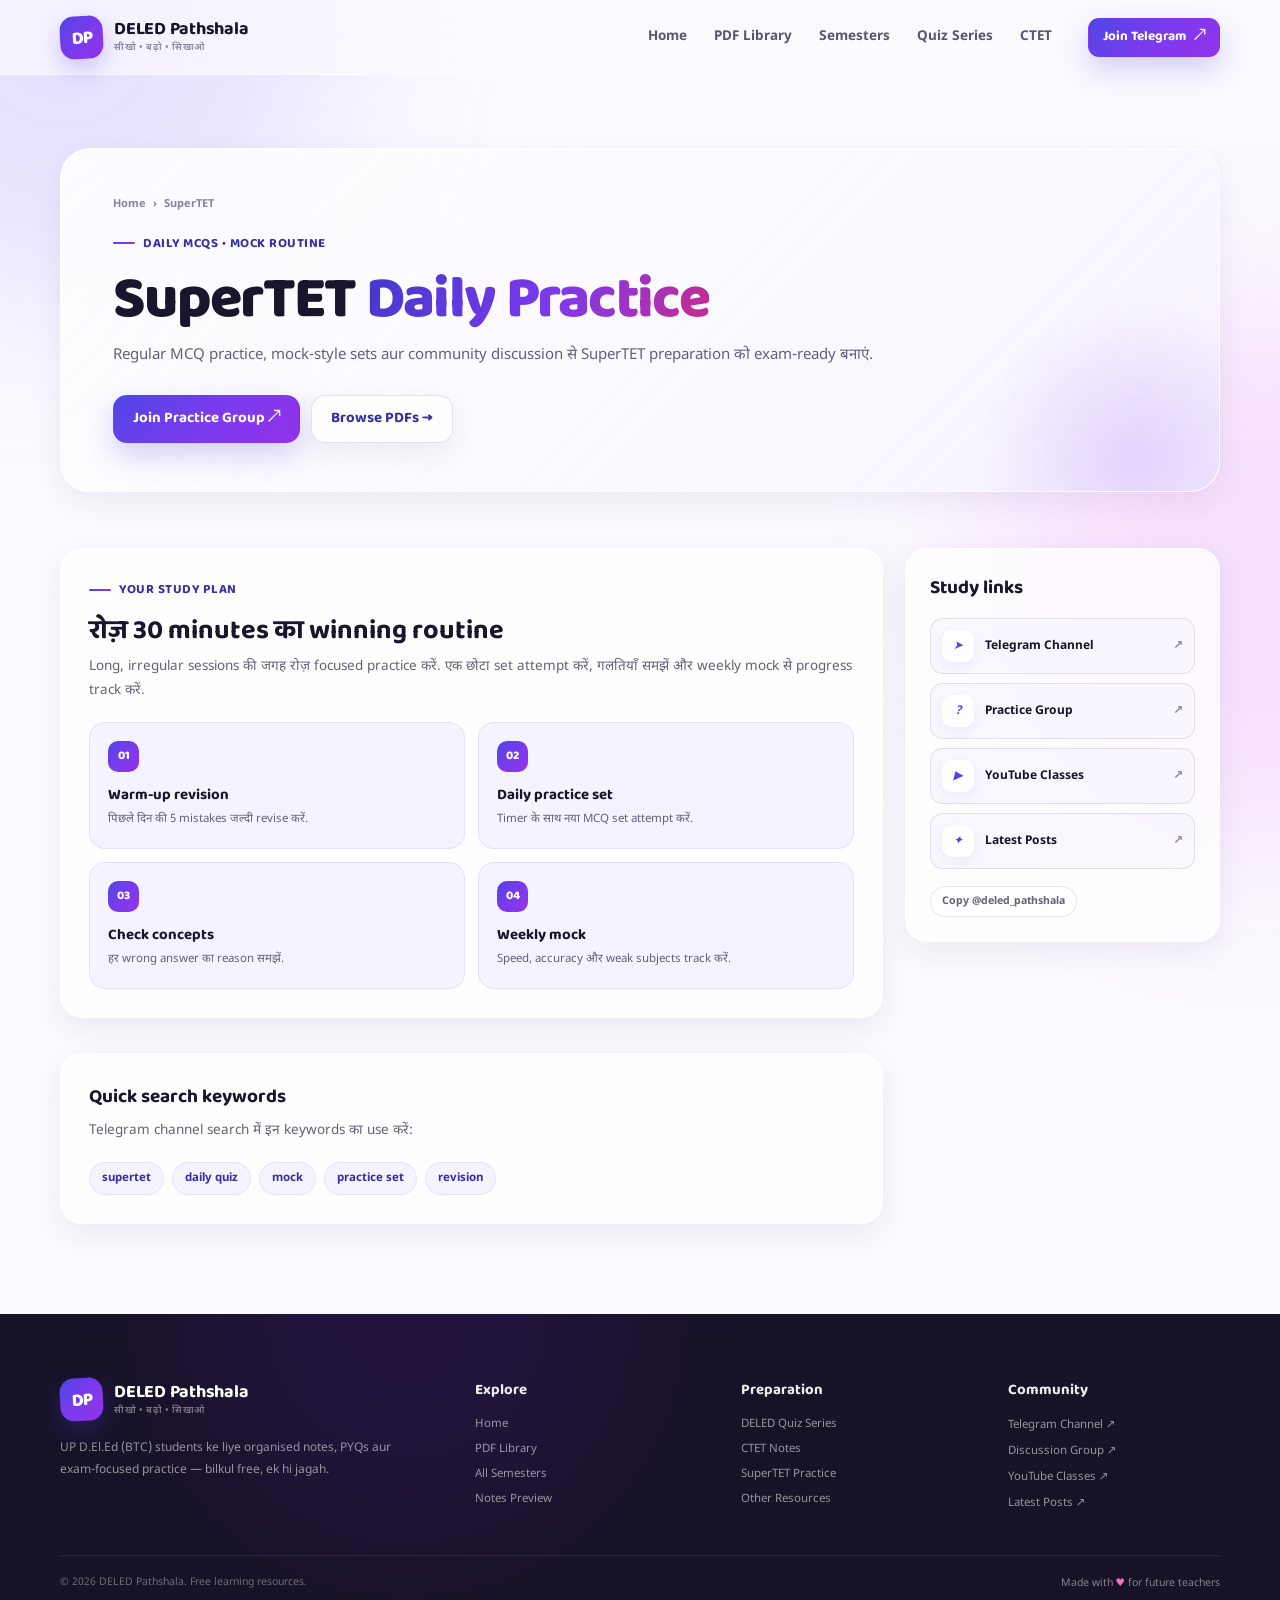
<file: supertet-mock.html>
<!doctype html>
<html lang="hi">
<head>
  <meta charset="utf-8">
  <meta name="viewport" content="width=device-width, initial-scale=1">
  <meta name="theme-color" content="#4f46e5">
  <title>SuperTET Mock Tests & Daily Quiz | DELED Pathshala</title>
  <meta name="description" content="Daily SuperTET practice sets, mock-style MCQs, revision and active Telegram quiz group.">
  <link rel="canonical" href="https://deledpathshala.github.io/supertet-mock.html">
  <link rel="apple-touch-icon" sizes="180x180" href="./apple-touch-icon.png">
  <link rel="icon" type="image/png" sizes="32x32" href="./favicon-32x32.png">
  <link rel="icon" type="image/png" sizes="16x16" href="./favicon-16x16.png">
  <link rel="manifest" href="./site.webmanifest">
  <link rel="stylesheet" href="./style.css">
</head>
<body>
  <a class="skip-link" href="#main">Skip to content</a>
  <header class="topbar">
    <div class="wrap topbar__inner">
      <a class="brand" href="./" aria-label="DELED Pathshala home">
        <span class="brand__mark">DP</span>
        <span class="brand__copy"><strong>DELED Pathshala</strong><small>सीखो • बढ़ो • सिखाओ</small></span>
      </a>
      <nav class="nav" id="siteNav" aria-label="Main navigation">
        <a href="./">Home</a>
        <a href="./deled-notes-pdf.html">PDF Library</a>
        <a href="./#semesters">Semesters</a>
        <a href="./deled-series.html">Quiz Series</a>
        <a href="./ctet-notes.html">CTET</a>
        <a class="nav__mobile-cta" href="https://t.me/Deled_Pathshala" target="_blank" rel="noopener">Join Telegram</a>
      </nav>
      <div class="header-actions">
        <a class="btn btn--primary btn--mini desktop-cta" href="https://t.me/Deled_Pathshala" target="_blank" rel="noopener">Join Telegram <span aria-hidden="true">↗</span></a>
        <button class="menuBtn" id="menuBtn" type="button" aria-expanded="false" aria-controls="siteNav" aria-label="Open navigation"><span></span></button>
      </div>
    </div>
  </header>
  <main class="page" id="main">
    <section class="page-hero"><div class="wrap"><div class="page-hero__card reveal"><div class="breadcrumbs"><a href="./">Home</a><span>›</span><span>SuperTET</span></div><span class="eyebrow">Daily MCQs • Mock routine</span><h1>SuperTET <span class="text-gradient">Daily Practice</span></h1><p class="lead">Regular MCQ practice, mock-style sets aur community discussion से SuperTET preparation को exam-ready बनाएं.</p><div class="ctaRow"><a class="btn btn--primary" href="https://t.me/deled_pathshala_discussion" target="_blank" rel="noopener">Join Practice Group ↗</a><a class="btn btn--soft" href="./deled-notes-pdf.html">Browse PDFs →</a></div></div></div></section>
    <section class="page-content"><div class="wrap content-grid"><div class="content-stack">
      <article class="info-card glass-card reveal"><span class="eyebrow">Your study plan</span><h2>रोज़ 30 minutes का winning routine</h2><p>Long, irregular sessions की जगह रोज़ focused practice करें. एक छोटा set attempt करें, गलतियाँ समझें और weekly mock से progress track करें.</p><div class="step-grid"><div class="step-card"><span class="step-card__num">01</span><strong>Warm-up revision</strong><p>पिछले दिन की 5 mistakes जल्दी revise करें.</p></div><div class="step-card"><span class="step-card__num">02</span><strong>Daily practice set</strong><p>Timer के साथ नया MCQ set attempt करें.</p></div><div class="step-card"><span class="step-card__num">03</span><strong>Check concepts</strong><p>हर wrong answer का reason समझें.</p></div><div class="step-card"><span class="step-card__num">04</span><strong>Weekly mock</strong><p>Speed, accuracy और weak subjects track करें.</p></div></div></article>
      <article class="info-card glass-card reveal"><h3>Quick search keywords</h3><p>Telegram channel search में इन keywords का use करें:</p><div class="subject-chips"><span class="subject-chip">supertet</span><span class="subject-chip">daily quiz</span><span class="subject-chip">mock</span><span class="subject-chip">practice set</span><span class="subject-chip">revision</span></div></article>
    </div><aside class="side-card glass-card reveal"><h3>Study links</h3><div class="quick-links"><a class="quick-link" href="https://t.me/Deled_Pathshala" target="_blank" rel="noopener"><i class="quick-link__icon">➤</i>Telegram Channel<span>↗</span></a><a class="quick-link" href="https://t.me/deled_pathshala_discussion" target="_blank" rel="noopener"><i class="quick-link__icon">?</i>Practice Group<span>↗</span></a><a class="quick-link" href="https://www.youtube.com/@Deled_Pathshala" target="_blank" rel="noopener"><i class="quick-link__icon">▶</i>YouTube Classes<span>↗</span></a><a class="quick-link" href="https://t.me/s/Deled_Pathshala" target="_blank" rel="noopener"><i class="quick-link__icon">✦</i>Latest Posts<span>↗</span></a></div><div class="copyRow"><button class="copyChip" data-copy="@deled_pathshala">Copy @deled_pathshala</button></div></aside></div></section>
  </main>
  <footer class="footer">
    <div class="wrap">
      <div class="footer__top">
        <div class="footer__brand-col">
          <a class="brand" href="./">
            <span class="brand__mark">DP</span>
            <span class="brand__copy"><strong>DELED Pathshala</strong><small>सीखो • बढ़ो • सिखाओ</small></span>
          </a>
          <p class="footer__about">UP D.El.Ed (BTC) students ke liye organised notes, PYQs aur exam-focused practice — bilkul free, ek hi jagah.</p>
        </div>
        <div>
          <h3>Explore</h3>
          <div class="footer__links">
            <a href="./">Home</a><a href="./deled-notes-pdf.html">PDF Library</a><a href="./#semesters">All Semesters</a><a href="./#preview">Notes Preview</a>
          </div>
        </div>
        <div>
          <h3>Preparation</h3>
          <div class="footer__links">
            <a href="./deled-series.html">DELED Quiz Series</a><a href="./ctet-notes.html">CTET Notes</a><a href="./supertet-mock.html">SuperTET Practice</a><a href="./deled-notes-pdf.html#unknown">Other Resources</a>
          </div>
        </div>
        <div class="footer__community">
          <h3>Community</h3>
          <div class="footer__links">
            <a href="https://t.me/Deled_Pathshala" target="_blank" rel="noopener">Telegram Channel ↗</a><a href="https://t.me/deled_pathshala_discussion" target="_blank" rel="noopener">Discussion Group ↗</a><a href="https://www.youtube.com/@Deled_Pathshala" target="_blank" rel="noopener">YouTube Classes ↗</a><a href="https://t.me/s/Deled_Pathshala" target="_blank" rel="noopener">Latest Posts ↗</a>
          </div>
        </div>
      </div>
      <div class="footer__bottom">
        <span>© <span data-year>2026</span> DELED Pathshala. Free learning resources.</span>
        <span class="footer__love">Made with <span>♥</span> for future teachers</span>
      </div>
    </div>
  </footer>
  <script src="./app.js"></script>
</body>
</html>
</file>
<file: style.css>
@import url('https://fonts.googleapis.com/css2?family=Baloo+2:wght@500;600;700;800&family=Noto+Sans+Devanagari:wght@400;500;600;700;800&display=swap');

:root {
  --bg: #fbfaff;
  --surface: #ffffff;
  --surface-soft: #f5f3ff;
  --ink: #19152c;
  --muted: #655f78;
  --muted-2: #8a849b;
  --line: rgba(86, 72, 128, .14);
  --indigo: #4f46e5;
  --indigo-dark: #3730a3;
  --violet: #7c3aed;
  --purple: #9333ea;
  --pink: #db2777;
  --amber: #f59e0b;
  --success: #059669;
  --gradient: linear-gradient(135deg, #4f46e5 0%, #7c3aed 52%, #9333ea 100%);
  --gradient-text: linear-gradient(110deg, #4338ca 0%, #7c3aed 55%, #db2777 110%);
  --shadow-sm: 0 10px 30px rgba(46, 37, 88, .08);
  --shadow: 0 24px 70px rgba(55, 45, 110, .14);
  --shadow-glow: 0 18px 45px rgba(99, 71, 226, .28);
  --radius-sm: 14px;
  --radius: 22px;
  --radius-lg: 30px;
  --heading: "Baloo 2", "Noto Sans Devanagari", sans-serif;
  --body: "Noto Sans Devanagari", system-ui, -apple-system, BlinkMacSystemFont, "Segoe UI", sans-serif;
}

* { box-sizing: border-box; }
html { scroll-behavior: smooth; scroll-padding-top: 92px; }
body {
  margin: 0;
  min-height: 100vh;
  color: var(--ink);
  background: var(--bg);
  font-family: var(--body);
  -webkit-font-smoothing: antialiased;
  overflow-x: hidden;
}
body::before,
body::after {
  content: "";
  position: fixed;
  z-index: -2;
  width: 34rem;
  height: 34rem;
  border-radius: 50%;
  filter: blur(90px);
  opacity: .2;
  pointer-events: none;
  animation: blobFloat 15s ease-in-out infinite alternate;
}
body::before { background: #9c83ff; top: -15rem; left: -13rem; }
body::after {
  background: #e879f9;
  right: -16rem;
  top: 34%;
  animation-delay: -6s;
  animation-duration: 19s;
}

::selection { color: #fff; background: var(--violet); }
a { color: inherit; text-decoration: none; }
img { display: block; max-width: 100%; }
button, input { font: inherit; }
button, a { -webkit-tap-highlight-color: transparent; }
button:focus-visible,
a:focus-visible,
input:focus-visible { outline: 3px solid rgba(79, 70, 229, .28); outline-offset: 3px; }

h1, h2, h3, h4, p { margin-top: 0; }
h1, h2, h3, h4, .brand, .btn, .eyebrow, .badge { font-family: var(--heading); }

.wrap { width: min(1160px, calc(100% - 40px)); margin-inline: auto; }
.muted { color: var(--muted); }
.text-gradient {
  color: transparent;
  background: var(--gradient-text);
  -webkit-background-clip: text;
  background-clip: text;
}
.skip-link {
  position: fixed;
  z-index: 1000;
  top: 10px;
  left: 10px;
  padding: 10px 16px;
  color: #fff;
  background: var(--indigo-dark);
  border-radius: 10px;
  transform: translateY(-150%);
}
.skip-link:focus { transform: translateY(0); }

/* Header */
.topbar {
  position: sticky;
  z-index: 100;
  top: 0;
  border-bottom: 1px solid rgba(255,255,255,.66);
  background: rgba(251, 250, 255, .72);
  -webkit-backdrop-filter: blur(22px) saturate(150%);
  backdrop-filter: blur(22px) saturate(150%);
  transition: box-shadow .25s ease, background .25s ease;
}
.topbar.is-scrolled {
  background: rgba(255, 255, 255, .86);
  box-shadow: 0 8px 32px rgba(41, 31, 82, .08);
}
.topbar__inner { height: 74px; display: flex; align-items: center; gap: 24px; }
.brand { display: inline-flex; align-items: center; gap: 11px; flex: 0 0 auto; }
.brand__mark {
  display: grid;
  width: 43px;
  height: 43px;
  place-items: center;
  color: #fff;
  background: var(--gradient);
  border-radius: 14px;
  box-shadow: 0 9px 24px rgba(79,70,229,.28);
  font-size: 18px;
  font-weight: 800;
  letter-spacing: -.8px;
  transform: rotate(-3deg);
}
.brand__copy { display: grid; line-height: 1.05; }
.brand__copy strong { font-size: 18px; letter-spacing: -.25px; }
.brand__copy small { margin-top: 3px; color: var(--muted-2); font: 600 9.5px/1.2 var(--body); letter-spacing: .6px; }
.nav { display: flex; align-items: center; gap: 3px; margin-left: auto; }
.nav a {
  padding: 10px 12px;
  color: #5b556d;
  border-radius: 11px;
  font-size: 13.5px;
  font-weight: 700;
  transition: color .2s ease, background .2s ease;
}
.nav a:hover,
.nav a[aria-current="page"] { color: var(--indigo); background: rgba(79,70,229,.075); }
.nav__mobile-cta { display: none; }
.header-actions { display: flex; align-items: center; gap: 9px; }
.menuBtn {
  display: none;
  width: 43px;
  height: 43px;
  padding: 0;
  color: var(--ink);
  background: rgba(255,255,255,.74);
  border: 1px solid var(--line);
  border-radius: 13px;
  cursor: pointer;
}
.menuBtn span,
.menuBtn::before,
.menuBtn::after {
  display: block;
  width: 19px;
  height: 2px;
  margin: 4px auto;
  content: "";
  background: currentColor;
  border-radius: 2px;
  transition: transform .2s, opacity .2s;
}
.menuBtn[aria-expanded="true"] span { opacity: 0; }
.menuBtn[aria-expanded="true"]::before { transform: translateY(6px) rotate(45deg); }
.menuBtn[aria-expanded="true"]::after { transform: translateY(-6px) rotate(-45deg); }

/* Buttons and shared labels */
.btn {
  display: inline-flex;
  min-height: 48px;
  align-items: center;
  justify-content: center;
  gap: 8px;
  padding: 11px 19px;
  border: 1px solid transparent;
  border-radius: 14px;
  cursor: pointer;
  font-size: 15px;
  font-weight: 700;
  line-height: 1;
  transition: transform .2s ease, box-shadow .2s ease, border-color .2s ease, background .2s ease;
}
.btn:hover { transform: translateY(-2px); }
.btn--primary { color: #fff; background: var(--gradient); box-shadow: 0 12px 30px rgba(86,62,214,.25); }
.btn--primary:hover { box-shadow: var(--shadow-glow); }
.btn--soft { color: var(--indigo-dark); background: rgba(255,255,255,.72); border-color: rgba(79,70,229,.16); box-shadow: var(--shadow-sm); }
.btn--soft:hover { border-color: rgba(79,70,229,.35); background: #fff; }
.btn--dark { color: #fff; background: #231c3b; box-shadow: 0 12px 28px rgba(28,22,52,.22); }
.btn--mini { min-height: 39px; padding: 9px 14px; border-radius: 11px; font-size: 13.5px; }
.btn svg { width: 17px; height: 17px; }
.ctaRow, .centerRow { display: flex; align-items: center; gap: 11px; flex-wrap: wrap; }
.ctaRow { margin-top: 25px; }

.eyebrow {
  display: inline-flex;
  align-items: center;
  gap: 8px;
  margin-bottom: 15px;
  color: var(--indigo-dark);
  font-size: 13px;
  font-weight: 700;
  letter-spacing: .5px;
  text-transform: uppercase;
}
.eyebrow::before { width: 22px; height: 2px; content: ""; background: var(--gradient); border-radius: 10px; }
.badge {
  display: inline-flex;
  align-items: center;
  gap: 8px;
  padding: 8px 13px;
  color: var(--indigo-dark);
  background: rgba(255,255,255,.68);
  border: 1px solid rgba(79,70,229,.14);
  border-radius: 999px;
  box-shadow: 0 8px 25px rgba(62,45,118,.07);
  font-size: 13px;
  font-weight: 700;
}
.badge__dot { width: 7px; height: 7px; background: #22c55e; border-radius: 50%; box-shadow: 0 0 0 4px rgba(34,197,94,.12); }

/* Home hero */
.hero { position: relative; padding: 84px 0 58px; }
.hero::before {
  position: absolute;
  z-index: -1;
  top: -180px;
  right: 4%;
  width: 490px;
  height: 490px;
  content: "";
  background: radial-gradient(circle at 35% 35%, rgba(167,139,250,.44), rgba(99,102,241,.08) 48%, transparent 70%);
  border-radius: 46% 54% 65% 35% / 48% 43% 57% 52%;
  animation: heroBlob 11s ease-in-out infinite alternate;
}
.hero__grid { display: grid; grid-template-columns: 1.08fr .92fr; align-items: center; gap: 68px; }
.hero h1 {
  max-width: 730px;
  margin: 18px 0 17px;
  font-size: clamp(48px, 6.3vw, 74px);
  font-weight: 800;
  line-height: .98;
  letter-spacing: -2.7px;
}
.hero .lead { max-width: 650px; }
.lead { margin-bottom: 0; color: var(--muted); font-size: 17px; line-height: 1.85; }
.hero__trust { display: flex; gap: 17px; flex-wrap: wrap; margin-top: 21px; color: var(--muted); font-size: 12.5px; font-weight: 700; }
.hero__trust span { display: inline-flex; align-items: center; gap: 6px; }
.trust-check { display: grid; width: 18px; height: 18px; place-items: center; color: var(--success); background: rgba(5,150,105,.09); border-radius: 50%; }

.study-card {
  position: relative;
  padding: 24px;
  background: linear-gradient(145deg, rgba(255,255,255,.9), rgba(247,244,255,.72));
  border: 1px solid rgba(255,255,255,.9);
  border-radius: 29px;
  box-shadow: var(--shadow);
  -webkit-backdrop-filter: blur(18px);
  backdrop-filter: blur(18px);
}
.study-card::after {
  position: absolute;
  z-index: -1;
  right: -18px;
  bottom: -18px;
  width: 65%;
  height: 65%;
  content: "";
  background: var(--gradient);
  border-radius: 30px;
  opacity: .13;
  filter: blur(2px);
}
.study-card__top { display: flex; align-items: center; justify-content: space-between; margin-bottom: 21px; }
.study-card__title { font-family: var(--heading); font-size: 18px; font-weight: 800; }
.live-pill { padding: 6px 10px; color: #047857; background: #ecfdf5; border-radius: 999px; font-size: 10px; font-weight: 800; letter-spacing: .4px; text-transform: uppercase; }
.progress-card { padding: 17px; color: #fff; background: var(--gradient); border-radius: 19px; box-shadow: 0 14px 35px rgba(94,66,210,.25); }
.progress-card__row { display: flex; align-items: center; justify-content: space-between; gap: 12px; }
.progress-card small { color: rgba(255,255,255,.72); font-size: 11px; }
.progress-card strong { display: block; margin-top: 4px; font-family: var(--heading); font-size: 19px; }
.progress-card__icon { display: grid; width: 45px; height: 45px; place-items: center; background: rgba(255,255,255,.15); border: 1px solid rgba(255,255,255,.18); border-radius: 14px; }
.progress-card__icon svg { width: 23px; }
.progress-track { height: 6px; margin-top: 15px; background: rgba(255,255,255,.19); border-radius: 99px; overflow: hidden; }
.progress-track span { display: block; width: 72%; height: 100%; background: #fff; border-radius: inherit; }
.study-list { display: grid; gap: 10px; margin-top: 12px; }
.study-item { display: flex; align-items: center; gap: 12px; padding: 12px; background: rgba(255,255,255,.72); border: 1px solid var(--line); border-radius: 16px; }
.study-item__icon { display: grid; width: 40px; height: 40px; flex: 0 0 auto; place-items: center; border-radius: 12px; }
.study-item__icon--one { color: #4f46e5; background: #eef2ff; }
.study-item__icon--two { color: #c026d3; background: #fdf4ff; }
.study-item__icon--three { color: #d97706; background: #fffbeb; }
.study-item__icon svg { width: 20px; height: 20px; }
.study-item__copy { min-width: 0; }
.study-item__copy strong { display: block; overflow: hidden; font-family: var(--heading); font-size: 14px; text-overflow: ellipsis; white-space: nowrap; }
.study-item__copy small { color: var(--muted-2); font-size: 10.5px; }
.study-item__arrow { margin-left: auto; color: var(--muted-2); font-size: 18px; }
.float-chip { position: absolute; display: flex; align-items: center; gap: 8px; padding: 10px 13px; background: rgba(255,255,255,.88); border: 1px solid rgba(255,255,255,.95); border-radius: 13px; box-shadow: var(--shadow-sm); -webkit-backdrop-filter: blur(10px); backdrop-filter: blur(10px); font-size: 11px; font-weight: 800; animation: floatChip 4.5s ease-in-out infinite; }
.float-chip--one { top: 74px; right: -50px; }
.float-chip--two { bottom: 32px; left: -49px; animation-delay: -2s; }
.float-chip i { width: 8px; height: 8px; background: #22c55e; border-radius: 50%; }

/* Stats */
.stats { position: relative; z-index: 3; }
.stats__inner {
  display: grid;
  grid-template-columns: repeat(4, 1fr);
  overflow: hidden;
  background: rgba(255,255,255,.73);
  border: 1px solid rgba(255,255,255,.9);
  border-radius: 22px;
  box-shadow: var(--shadow-sm);
  -webkit-backdrop-filter: blur(18px);
  backdrop-filter: blur(18px);
}
.stat { position: relative; padding: 21px 22px; text-align: center; }
.stat + .stat::before { position: absolute; top: 25%; bottom: 25%; left: 0; width: 1px; content: ""; background: var(--line); }
.stat strong { display: block; color: var(--indigo-dark); font: 800 28px/1 var(--heading); }
.stat span { display: block; margin-top: 5px; color: var(--muted); font-size: 11.5px; font-weight: 600; }

/* Sections and cards */
.section { padding: 95px 0; }
.section--compact { padding: 70px 0; }
.section--tint { position: relative; background: linear-gradient(180deg, rgba(245,243,255,.7), rgba(251,250,255,.5)); border-block: 1px solid rgba(95,79,145,.08); }
.section-head { display: flex; align-items: flex-end; justify-content: space-between; gap: 26px; margin-bottom: 33px; }
.section-head__copy { max-width: 680px; }
.section-head h2 { margin: 0 0 7px; font-size: clamp(34px, 4vw, 46px); font-weight: 800; line-height: 1.08; letter-spacing: -1.2px; }
.section-head p { margin: 0; color: var(--muted); font-size: 14.5px; line-height: 1.75; }
.section-link { display: inline-flex; align-items: center; gap: 8px; flex: 0 0 auto; color: var(--indigo); font-family: var(--heading); font-weight: 700; }
.section-link:hover { gap: 12px; }

.feature-grid { display: grid; grid-template-columns: repeat(4, 1fr); gap: 16px; }
.feature-card,
.resource-card {
  padding: 23px;
  background: rgba(255,255,255,.78);
  border: 1px solid rgba(255,255,255,.95);
  border-radius: var(--radius);
  box-shadow: var(--shadow-sm);
  transition: transform .25s ease, box-shadow .25s ease, border-color .25s ease;
}
.feature-card:hover,
.resource-card:hover { transform: translateY(-6px); border-color: rgba(114,82,224,.18); box-shadow: var(--shadow); }
.icon-box { display: grid; width: 48px; height: 48px; margin-bottom: 19px; place-items: center; border-radius: 15px; }
.icon-box svg { width: 23px; height: 23px; }
.icon-box--indigo { color: #4f46e5; background: #eef2ff; }
.icon-box--violet { color: #7c3aed; background: #f5f3ff; }
.icon-box--pink { color: #db2777; background: #fdf2f8; }
.icon-box--amber { color: #d97706; background: #fffbeb; }
.feature-card h3, .resource-card h3 { margin-bottom: 8px; font-size: 20px; line-height: 1.2; }
.feature-card p, .resource-card p { margin: 0; color: var(--muted); font-size: 13px; line-height: 1.75; }

.semester-grid { display: grid; grid-template-columns: repeat(4, 1fr); gap: 16px; }
.semester-card {
  position: relative;
  min-height: 230px;
  padding: 24px;
  overflow: hidden;
  background: #fff;
  border: 1px solid var(--line);
  border-radius: var(--radius);
  box-shadow: var(--shadow-sm);
  transition: transform .25s ease, box-shadow .25s ease;
}
.semester-card:hover { transform: translateY(-7px); box-shadow: var(--shadow); }
.semester-card::after { position: absolute; right: -36px; bottom: -44px; width: 130px; height: 130px; content: ""; background: var(--card-accent, #6366f1); border-radius: 50%; opacity: .09; }
.semester-card__number { display: grid; width: 51px; height: 51px; margin-bottom: 26px; place-items: center; color: #fff; background: var(--card-gradient, var(--gradient)); border-radius: 16px; box-shadow: 0 11px 26px rgba(80,60,190,.21); font: 800 20px/1 var(--heading); }
.semester-card h3 { margin-bottom: 5px; font-size: 23px; }
.semester-card p { margin-bottom: 19px; color: var(--muted); font-size: 12px; line-height: 1.55; }
.semester-card__meta { display: flex; align-items: center; justify-content: space-between; color: var(--muted-2); font-size: 10.5px; font-weight: 700; }
.semester-card__arrow { display: grid; width: 31px; height: 31px; place-items: center; color: var(--indigo); background: var(--surface-soft); border-radius: 10px; font-size: 16px; }
.semester-card--2 { --card-accent: #c026d3; --card-gradient: linear-gradient(135deg,#a855f7,#db2777); }
.semester-card--3 { --card-accent: #0ea5e9; --card-gradient: linear-gradient(135deg,#4f46e5,#0ea5e9); }
.semester-card--4 { --card-accent: #f59e0b; --card-gradient: linear-gradient(135deg,#f59e0b,#f97316); }

.gallery { display: grid; grid-template-columns: repeat(6, 1fr); gap: 13px; }
.gallery a { position: relative; overflow: hidden; background: #fff; border: 1px solid var(--line); border-radius: 18px; box-shadow: var(--shadow-sm); aspect-ratio: 3 / 4; }
.gallery img { width: 100%; height: 100%; object-fit: cover; transition: transform .45s ease; }
.gallery a:hover img { transform: scale(1.045); }
.gallery a::after { position: absolute; inset: auto 9px 9px auto; display: grid; width: 32px; height: 32px; place-items: center; color: #fff; content: "↗"; background: rgba(28,22,52,.75); border-radius: 10px; opacity: 0; transition: opacity .2s; }
.gallery a:hover::after { opacity: 1; }

.cta-banner { position: relative; display: flex; align-items: center; justify-content: space-between; gap: 30px; padding: 39px 42px; overflow: hidden; color: #fff; background: var(--gradient); border-radius: var(--radius-lg); box-shadow: 0 24px 65px rgba(85,61,203,.28); }
.cta-banner::before, .cta-banner::after { position: absolute; content: ""; border: 1px solid rgba(255,255,255,.13); border-radius: 50%; }
.cta-banner::before { width: 250px; height: 250px; top: -160px; right: 14%; }
.cta-banner::after { width: 170px; height: 170px; right: -65px; bottom: -90px; }
.cta-banner__copy { position: relative; max-width: 670px; }
.cta-banner h2 { margin-bottom: 4px; font-size: clamp(28px, 4vw, 39px); line-height: 1.1; }
.cta-banner p { margin: 0; color: rgba(255,255,255,.76); font-size: 13px; line-height: 1.7; }
.cta-banner .btn { position: relative; flex: 0 0 auto; color: var(--indigo-dark); background: #fff; }

/* Inner page hero and content */
.page { min-height: 60vh; }
.page-hero { position: relative; padding: 73px 0 49px; }
.page-hero__card { position: relative; padding: 48px 52px; overflow: hidden; background: linear-gradient(135deg, rgba(255,255,255,.88), rgba(245,243,255,.72)); border: 1px solid rgba(255,255,255,.96); border-radius: var(--radius-lg); box-shadow: var(--shadow-sm); }
.page-hero__card::before { position: absolute; right: -80px; bottom: -130px; width: 330px; height: 330px; content: ""; background: radial-gradient(circle, rgba(124,58,237,.16), transparent 68%); border-radius: 50%; }
.breadcrumbs { display: flex; align-items: center; gap: 7px; margin-bottom: 19px; color: var(--muted-2); font-size: 11px; font-weight: 700; }
.breadcrumbs a:hover { color: var(--indigo); }
.page-hero h1 { position: relative; max-width: 850px; margin: 0 0 12px; font-size: clamp(39px, 5.5vw, 59px); font-weight: 800; line-height: 1.04; letter-spacing: -1.7px; }
.page-hero .lead { position: relative; max-width: 820px; font-size: 15px; }
.page-content { padding: 7px 0 90px; }
.content-grid { display: grid; grid-template-columns: minmax(0, 1fr) 315px; gap: 22px; align-items: start; }
.content-stack { display: grid; gap: 18px; }
.glass-card { background: rgba(255,255,255,.78); border: 1px solid rgba(255,255,255,.98); border-radius: var(--radius); box-shadow: var(--shadow-sm); -webkit-backdrop-filter: blur(16px); backdrop-filter: blur(16px); }
.info-card { padding: 28px; }
.info-card h2 { margin-bottom: 9px; font-size: 27px; line-height: 1.15; }
.info-card h3 { margin-bottom: 7px; font-size: 19px; }
.info-card p { margin-bottom: 0; color: var(--muted); font-size: 13.5px; line-height: 1.8; }
.info-card + .info-card { margin-top: 17px; }
.subject-chips { display: flex; flex-wrap: wrap; gap: 8px; margin-top: 19px; }
.subject-chip { padding: 8px 12px; color: var(--indigo-dark); background: var(--surface-soft); border: 1px solid rgba(79,70,229,.1); border-radius: 999px; font-size: 11.5px; font-weight: 700; }
.side-card { position: sticky; top: 98px; padding: 24px; }
.side-card h3 { margin-bottom: 15px; font-size: 19px; }
.quick-links { display: grid; gap: 9px; }
.quick-link { display: flex; align-items: center; gap: 11px; padding: 11px; background: rgba(247,245,255,.75); border: 1px solid var(--line); border-radius: 13px; font-size: 12px; font-weight: 700; transition: background .2s, border-color .2s; }
.quick-link:hover { color: var(--indigo); background: #fff; border-color: rgba(79,70,229,.24); }
.quick-link__icon { display: grid; width: 32px; height: 32px; place-items: center; color: var(--indigo); background: #fff; border-radius: 10px; box-shadow: 0 5px 15px rgba(46,37,88,.06); }
.quick-link span:last-child { margin-left: auto; color: var(--muted-2); }
.copyRow { display: flex; flex-wrap: wrap; gap: 8px; margin-top: 17px; }
.copyChip { padding: 8px 11px; color: var(--muted); background: #fff; border: 1px solid var(--line); border-radius: 999px; cursor: pointer; font-size: 10.5px; font-weight: 700; transition: color .2s, border-color .2s; }
.copyChip:hover { color: var(--indigo); border-color: rgba(79,70,229,.3); }
.step-grid { display: grid; grid-template-columns: repeat(2, 1fr); gap: 13px; margin-top: 18px; }
.step-card { padding: 18px; background: var(--surface-soft); border: 1px solid rgba(79,70,229,.1); border-radius: 16px; }
.step-card__num { display: grid; width: 31px; height: 31px; margin-bottom: 11px; place-items: center; color: #fff; background: var(--gradient); border-radius: 10px; font: 800 12px/1 var(--heading); }
.step-card strong { display: block; margin-bottom: 4px; font-family: var(--heading); font-size: 15px; }
.step-card p { font-size: 11.5px; line-height: 1.65; }
.resource-grid { display: grid; grid-template-columns: repeat(3, 1fr); gap: 15px; }

/* PDF library */
.library-section { padding: 8px 0 95px; }
.library-shell { padding: 26px; }
.library-toolbar { display: grid; gap: 20px; }
.libSearchWrap { position: relative; }
.libSearchWrap svg { position: absolute; top: 50%; left: 17px; width: 20px; color: var(--muted-2); transform: translateY(-50%); }
.libSearch { width: 100%; height: 55px; padding: 13px 48px; color: var(--ink); background: rgba(248,247,253,.8); border: 1px solid var(--line); border-radius: 16px; outline: none; transition: border-color .2s, box-shadow .2s, background .2s; }
.libSearch::placeholder { color: #a39dab; }
.libSearch:focus { background: #fff; border-color: rgba(79,70,229,.42); box-shadow: 0 0 0 4px rgba(79,70,229,.08); }
.filter-row { display: flex; align-items: flex-start; gap: 14px; }
.filter-label { min-width: 72px; padding-top: 8px; color: var(--muted); font-size: 11px; font-weight: 800; text-transform: uppercase; letter-spacing: .6px; }
.libTabs { display: flex; flex-wrap: wrap; gap: 7px; }
.libTab { padding: 8px 13px; color: var(--muted); background: #fff; border: 1px solid var(--line); border-radius: 999px; cursor: pointer; font-size: 11.5px; font-weight: 700; transition: color .2s, background .2s, border-color .2s, transform .2s; }
.libTab:hover { color: var(--indigo); border-color: rgba(79,70,229,.27); transform: translateY(-1px); }
.libTab--active { color: #fff; background: var(--gradient); border-color: transparent; box-shadow: 0 8px 20px rgba(88,64,207,.2); }
.library-results-head { display: flex; align-items: center; justify-content: space-between; gap: 16px; margin: 30px 0 14px; }
.libTitle { font: 800 20px/1.2 var(--heading); }
.libCount { padding: 7px 11px; color: var(--indigo-dark); background: var(--surface-soft); border-radius: 999px; font-size: 10.5px; font-weight: 800; }
.libList { display: grid; grid-template-columns: repeat(2, minmax(0, 1fr)); gap: 12px; }
.pdfItem { display: flex; min-width: 0; align-items: center; gap: 14px; padding: 17px; background: rgba(255,255,255,.86); border: 1px solid var(--line); border-radius: 17px; box-shadow: 0 8px 22px rgba(46,37,88,.045); transition: transform .2s, box-shadow .2s, border-color .2s; }
.pdfItem:hover { transform: translateY(-3px); border-color: rgba(79,70,229,.2); box-shadow: var(--shadow-sm); }
.pdfItem__icon { display: grid; width: 44px; height: 48px; flex: 0 0 auto; place-items: center; color: #fff; background: var(--gradient); border-radius: 12px 12px 12px 5px; box-shadow: 0 9px 22px rgba(86,62,214,.2); font: 800 9px/1 var(--heading); letter-spacing: .4px; }
.pdfItem__left { min-width: 0; flex: 1; }
.pdfItem__title { display: -webkit-box; overflow: hidden; margin-bottom: 5px; font: 700 13px/1.45 var(--heading); -webkit-line-clamp: 2; -webkit-box-orient: vertical; }
.pdfItem__meta { display: flex; align-items: center; gap: 6px; color: var(--muted-2); font-size: 9.5px; font-weight: 600; }
.type-pill { padding: 3px 6px; color: var(--indigo-dark); background: var(--surface-soft); border-radius: 6px; }
.pdfItem__right { display: flex; gap: 6px; flex: 0 0 auto; }
.pdf-action { display: grid; width: 36px; height: 36px; place-items: center; color: var(--muted); background: #fff; border: 1px solid var(--line); border-radius: 11px; transition: color .2s, background .2s, border-color .2s; }
.pdf-action:hover { color: #fff; background: var(--indigo); border-color: var(--indigo); }
.pdf-action svg { width: 16px; height: 16px; }
.libEmpty, .libError { grid-column: 1 / -1; padding: 55px 20px; color: var(--muted); background: rgba(255,255,255,.62); border: 1px dashed rgba(79,70,229,.22); border-radius: 17px; text-align: center; }
.libEmpty strong, .libError strong { display: block; margin-bottom: 5px; color: var(--ink); font-family: var(--heading); font-size: 18px; }
.skeleton { min-height: 80px; background: linear-gradient(100deg, rgba(246,244,251,.8) 25%, #fff 38%, rgba(246,244,251,.8) 52%); background-size: 200% 100%; animation: skeleton 1.5s infinite; }

/* 404 */
.not-found { display: grid; min-height: calc(100vh - 74px); padding: 65px 20px; place-items: center; text-align: center; }
.not-found__code { margin-bottom: -28px; color: transparent; background: var(--gradient-text); -webkit-background-clip: text; background-clip: text; font: 800 clamp(130px, 25vw, 240px)/.9 var(--heading); opacity: .12; }
.not-found h1 { margin-bottom: 8px; font-size: clamp(37px, 6vw, 57px); }
.not-found p { max-width: 520px; margin: 0 auto 23px; color: var(--muted); line-height: 1.75; }

/* Dark footer */
.footer { position: relative; overflow: hidden; padding: 64px 0 22px; color: #fff; background: #171226; }
.footer::before { position: absolute; top: -210px; left: 15%; width: 430px; height: 430px; content: ""; background: #6d28d9; border-radius: 50%; opacity: .13; filter: blur(80px); }
.footer__top { position: relative; display: grid; grid-template-columns: 1.7fr repeat(3, 1fr); gap: 54px; padding-bottom: 44px; }
.footer .brand__copy small { color: rgba(255,255,255,.43); }
.footer__about { max-width: 360px; margin: 17px 0 0; color: rgba(255,255,255,.54); font-size: 12px; line-height: 1.8; }
.footer h3 { margin-bottom: 15px; color: rgba(255,255,255,.92); font-size: 15px; }
.footer__links { display: grid; gap: 10px; }
.footer__links a { color: rgba(255,255,255,.55); font-size: 11.5px; transition: color .2s, transform .2s; }
.footer__links a:hover { color: #c4b5fd; transform: translateX(2px); }
.footer__bottom { position: relative; display: flex; align-items: center; justify-content: space-between; gap: 20px; padding-top: 20px; color: rgba(255,255,255,.38); border-top: 1px solid rgba(255,255,255,.08); font-size: 10.5px; }
.footer__love { color: rgba(255,255,255,.48); }
.footer__love span { color: #f472b6; }

/* Reveal and animations */
.js .reveal { opacity: 0; transform: translateY(24px); transition: opacity .65s ease, transform .65s cubic-bezier(.2,.7,.2,1); transition-delay: var(--delay, 0ms); }
.js .reveal.is-visible { opacity: 1; transform: translateY(0); }
@keyframes blobFloat { to { transform: translate3d(60px, 55px, 0) scale(1.12); } }
@keyframes heroBlob { to { transform: translate(30px, 20px) rotate(14deg) scale(1.08); border-radius: 60% 40% 42% 58% / 40% 60% 40% 60%; } }
@keyframes floatChip { 50% { transform: translateY(-8px); } }
@keyframes skeleton { to { background-position-x: -200%; } }

@media (max-width: 1040px) {
  .nav a { padding-inline: 8px; font-size: 12.5px; }
  .hero__grid { gap: 35px; }
  .float-chip--one { right: -16px; }
  .float-chip--two { left: -16px; }
  .feature-grid, .semester-grid { grid-template-columns: repeat(2, 1fr); }
  .gallery { grid-template-columns: repeat(3, 1fr); }
  .footer__top { grid-template-columns: 1.4fr repeat(3, 1fr); gap: 30px; }
}

@media (max-width: 820px) {
  .wrap { width: min(100% - 30px, 720px); }
  .topbar__inner { height: 68px; }
  .brand__mark { width: 40px; height: 40px; }
  .brand__copy small { display: none; }
  .desktop-cta { display: none; }
  .menuBtn { display: block; margin-left: auto; }
  .nav {
    position: absolute;
    top: calc(100% + 1px);
    right: 15px;
    left: 15px;
    display: grid;
    gap: 4px;
    margin: 0;
    padding: 12px;
    visibility: hidden;
    background: rgba(255,255,255,.95);
    border: 1px solid var(--line);
    border-radius: 0 0 18px 18px;
    box-shadow: var(--shadow);
    opacity: 0;
    transform: translateY(-8px);
    transition: opacity .2s, transform .2s, visibility .2s;
    -webkit-backdrop-filter: blur(20px);
    backdrop-filter: blur(20px);
  }
  .nav.is-open { visibility: visible; opacity: 1; transform: translateY(0); }
  .nav a { padding: 12px 14px; font-size: 13px; }
  .nav__mobile-cta { display: block; color: #fff !important; background: var(--gradient) !important; text-align: center; }
  .hero { padding: 57px 0 43px; }
  .hero__grid { grid-template-columns: 1fr; gap: 50px; }
  .hero h1 { max-width: 630px; }
  .hero__visual { width: min(100%, 560px); margin-inline: auto; }
  .stats__inner { grid-template-columns: repeat(2, 1fr); }
  .stat:nth-child(3)::before { display: none; }
  .stat:nth-child(n+3) { border-top: 1px solid var(--line); }
  .section { padding: 74px 0; }
  .section-head { align-items: flex-start; flex-direction: column; gap: 15px; }
  .content-grid { grid-template-columns: 1fr; }
  .side-card { position: static; }
  .resource-grid { grid-template-columns: 1fr; }
  .libList { grid-template-columns: 1fr; }
  .footer__top { grid-template-columns: 1.4fr 1fr 1fr; }
  .footer__brand-col { grid-column: 1 / -1; }
}

@media (max-width: 560px) {
  .wrap { width: min(100% - 24px, 520px); }
  .brand__copy strong { font-size: 16px; }
  .hero { padding-top: 46px; }
  .hero h1 { font-size: 46px; letter-spacing: -1.8px; }
  .hero .lead, .lead { font-size: 14.5px; line-height: 1.78; }
  .ctaRow .btn { width: 100%; }
  .hero__trust { gap: 10px 14px; }
  .study-card { padding: 16px; border-radius: 23px; }
  .float-chip { display: none; }
  .stat { padding: 17px 10px; }
  .stat strong { font-size: 24px; }
  .feature-grid, .semester-grid { grid-template-columns: 1fr; }
  .section { padding: 62px 0; }
  .section-head h2 { font-size: 34px; }
  .gallery { grid-template-columns: repeat(2, 1fr); }
  .gallery a:nth-child(n+7) { display: none; }
  .cta-banner { align-items: flex-start; flex-direction: column; padding: 30px 25px; }
  .page-hero { padding: 42px 0 33px; }
  .page-hero__card { padding: 31px 23px; border-radius: 24px; }
  .page-hero h1 { font-size: 39px; letter-spacing: -1px; }
  .page-content, .library-section { padding-bottom: 65px; }
  .info-card, .side-card { padding: 21px; }
  .step-grid { grid-template-columns: 1fr; }
  .library-shell { padding: 15px; }
  .filter-row { gap: 8px; flex-direction: column; }
  .filter-label { min-width: 0; padding: 0; }
  .libTabs { flex-wrap: nowrap; width: calc(100% + 30px); margin-inline: -15px; padding: 2px 15px 8px; overflow-x: auto; scrollbar-width: none; }
  .libTabs::-webkit-scrollbar { display: none; }
  .libTab { flex: 0 0 auto; }
  .pdfItem { gap: 10px; padding: 13px; }
  .pdfItem__icon { width: 38px; height: 44px; }
  .pdfItem__title { font-size: 12.5px; }
  .pdf-action { width: 34px; height: 34px; }
  .pdf-action--download { display: none; }
  .footer { padding-top: 50px; }
  .footer__top { grid-template-columns: 1fr 1fr; gap: 34px 18px; }
  .footer__brand-col { grid-column: 1 / -1; }
  .footer__community { grid-column: 1 / -1; }
  .footer__bottom { align-items: flex-start; flex-direction: column; gap: 7px; }
}

@media (prefers-reduced-motion: reduce) {
  html { scroll-behavior: auto; }
  *, *::before, *::after { animation-duration: .01ms !important; animation-iteration-count: 1 !important; transition-duration: .01ms !important; }
  .js .reveal { opacity: 1; transform: none; }
}
</file>
